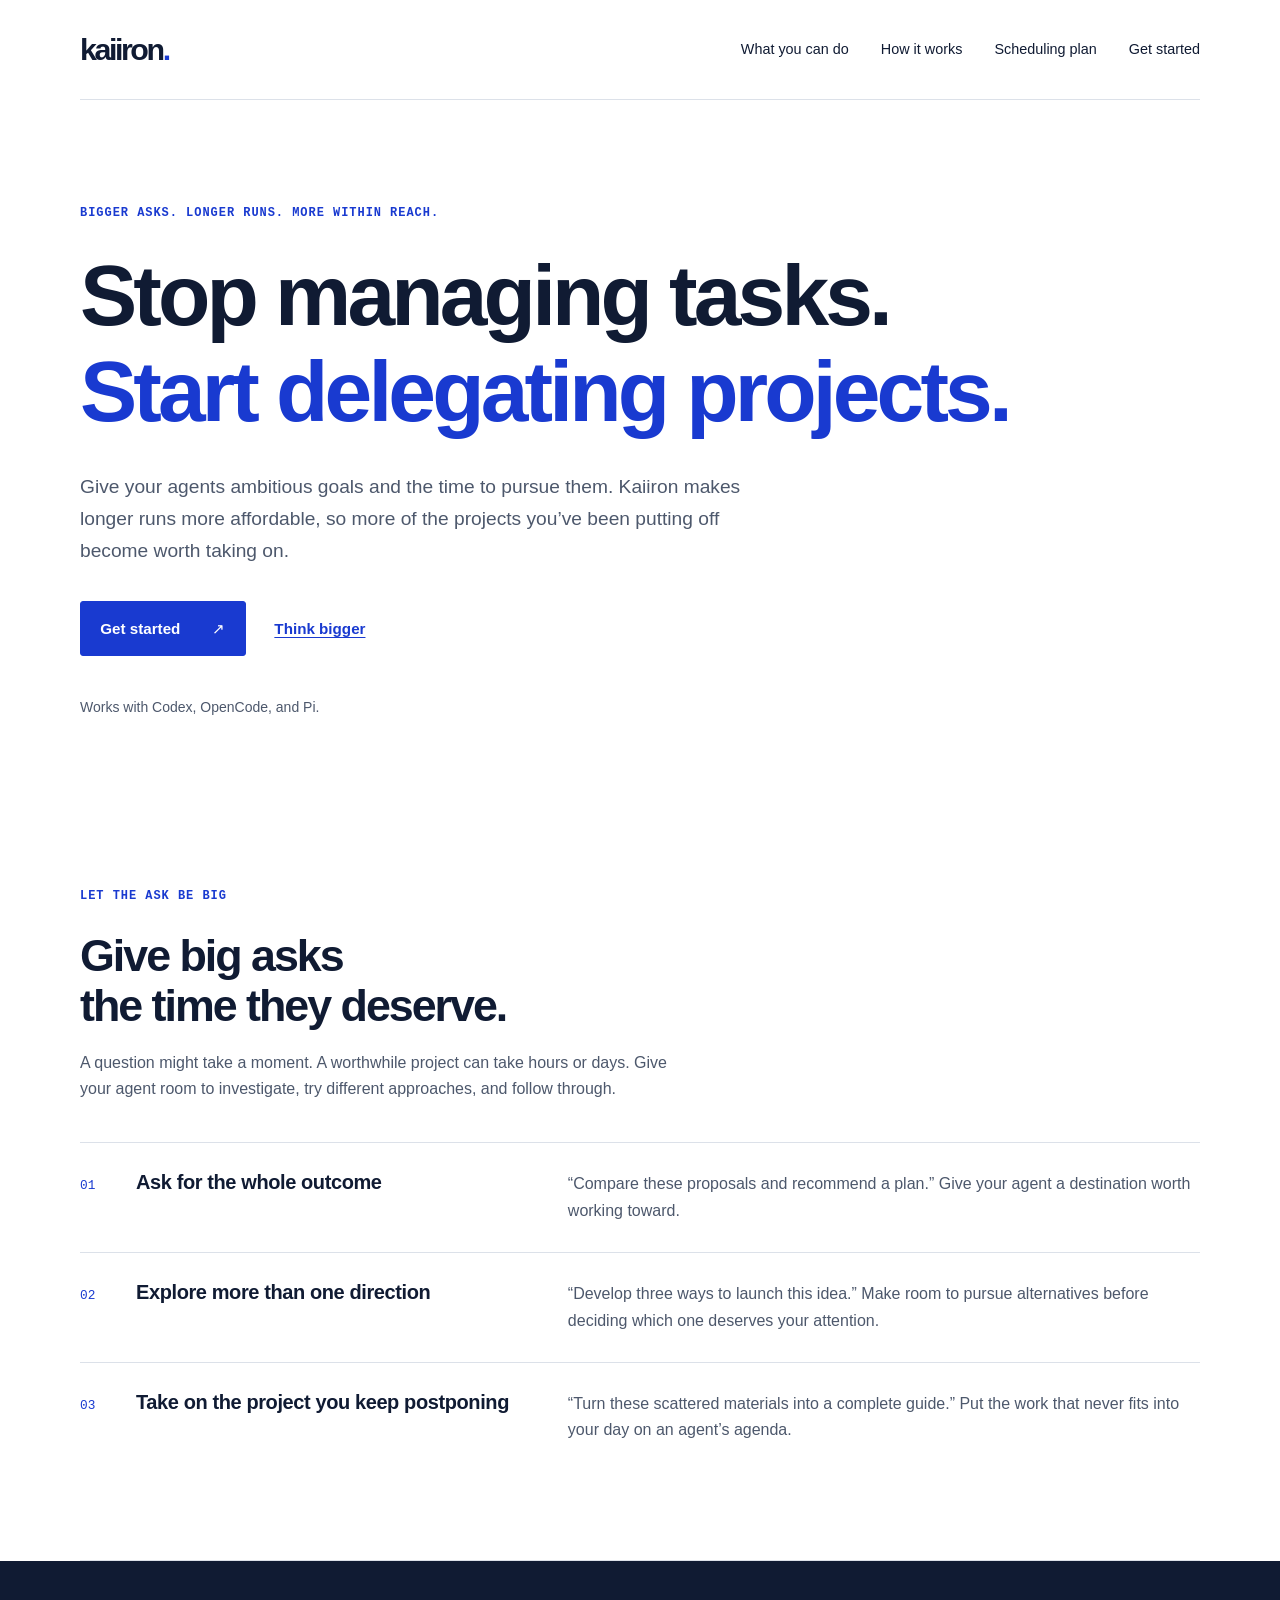
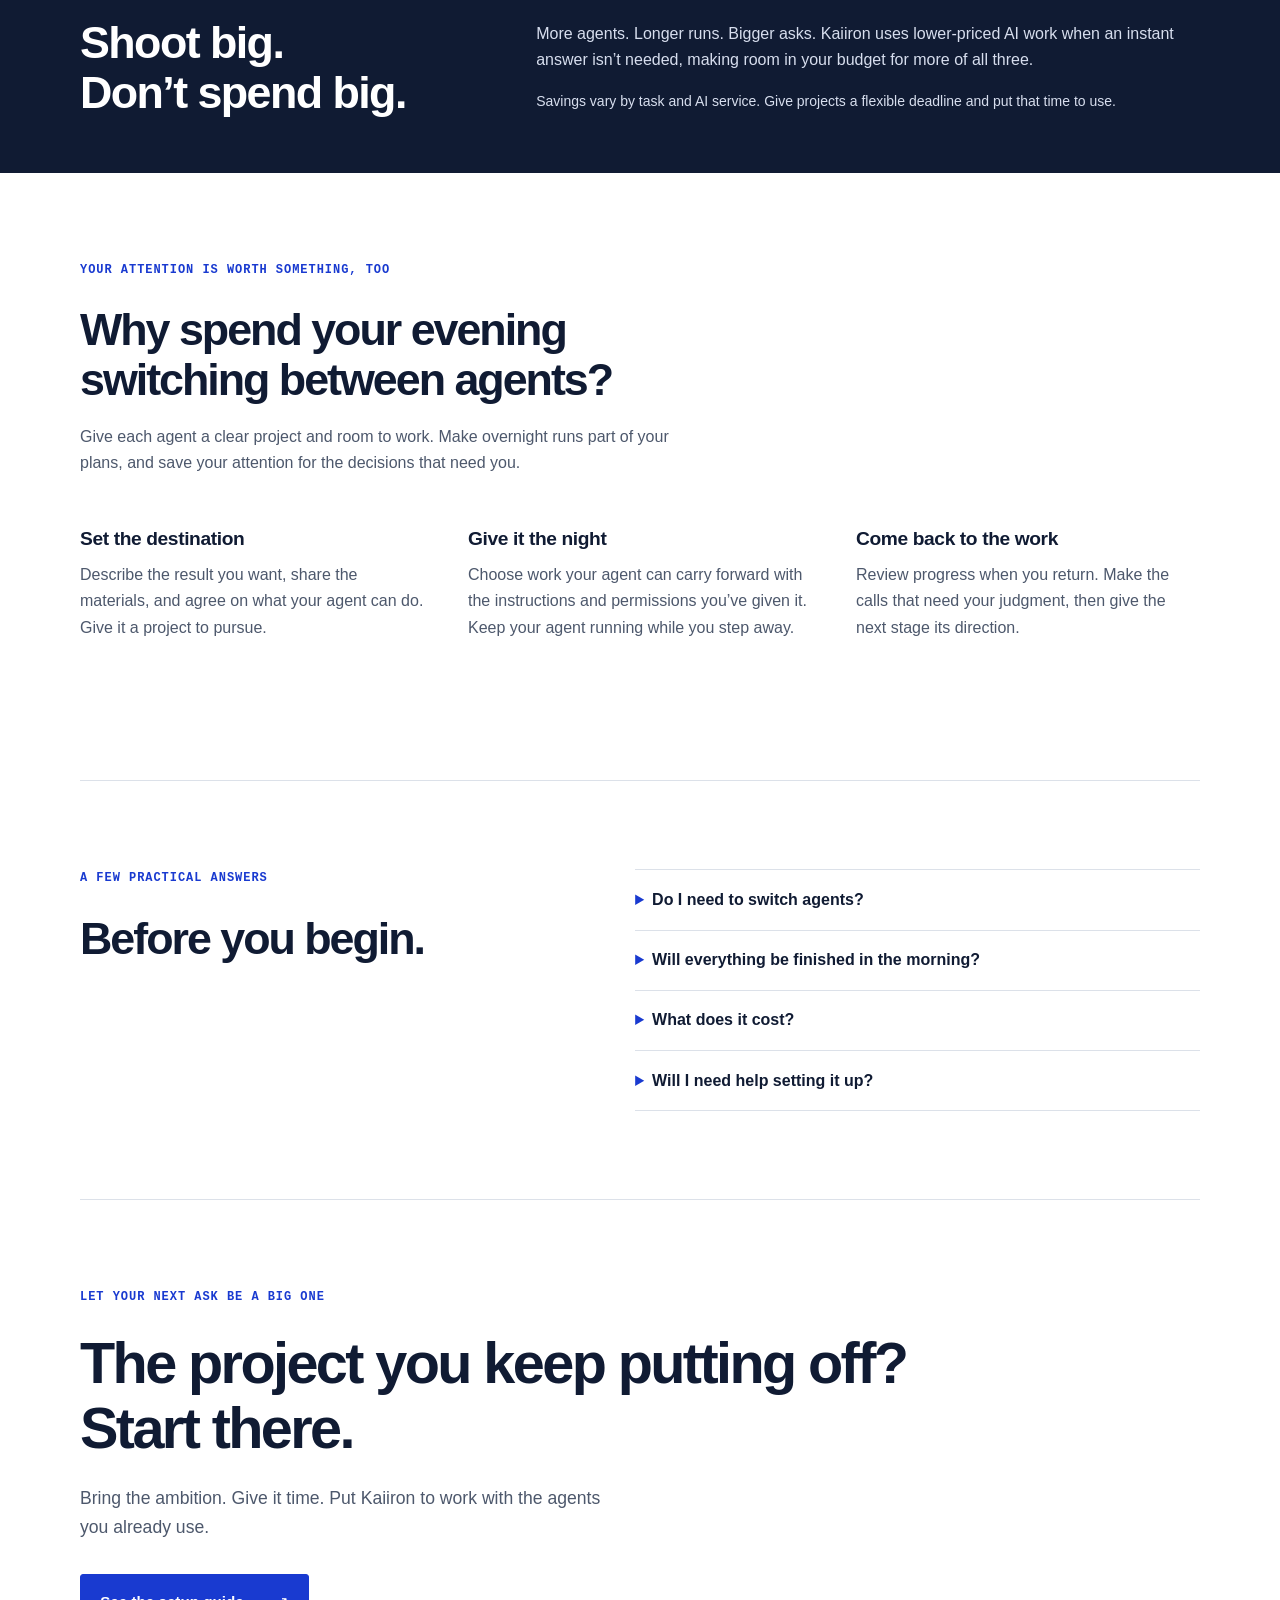
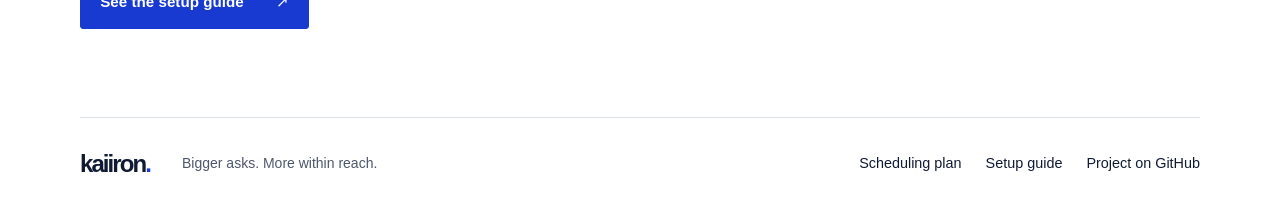
<file: site/index.html>
<!doctype html>
<html lang="en">
<head>
  <meta charset="utf-8">
  <meta name="viewport" content="width=device-width, initial-scale=1">
  <meta name="description" content="Stop managing tasks. Start delegating projects. Kaiiron makes longer agent runs more affordable, giving bigger asks and more projects room to happen.">
  <meta name="theme-color" content="#193ad0">
  <meta property="og:type" content="website">
  <meta property="og:title" content="Kaiiron — Stop managing tasks. Start delegating projects.">
  <meta property="og:description" content="Shoot big. Don’t spend big. Give your agents bigger projects and more time to work with Kaiiron.">
  <title>Kaiiron — Stop managing tasks. Start delegating projects.</title>
  <link rel="stylesheet" href="styles.css">
</head>
<body>
  <a class="skip-link" href="#main">Skip to content</a>
  <header class="site-header wrap">
    <a class="wordmark" href="./" aria-label="Kaiiron home">kaiiron<span aria-hidden="true">.</span></a>
    <nav aria-label="Main navigation">
      <a href="#possibilities">What you can do</a>
      <a href="#how-it-works">How it works</a>
      <a href="plan/">Scheduling plan</a>
      <a href="#get-started">Get started</a>
    </nav>
  </header>
  <main id="main">
    <section class="hero wrap" aria-labelledby="hero-title">
      <p class="eyebrow">BIGGER ASKS. LONGER RUNS. MORE WITHIN REACH.</p>
      <h1 id="hero-title">Stop managing tasks.<br><span>Start delegating projects.</span></h1>
      <p class="hero-copy">Give your agents ambitious goals and the time to pursue them. Kaiiron makes longer runs more affordable, so more of the projects you’ve been putting off become worth taking on.</p>
      <div class="actions">
        <a class="button" href="#get-started">Get started <span aria-hidden="true">↗</span></a>
        <a class="text-link" href="#possibilities">Think bigger</a>
      </div>
      <p class="hero-note">Works with Codex, OpenCode, and Pi.</p>
    </section>

    <section id="possibilities" class="section wrap" aria-labelledby="work-title">
      <div class="section-heading">
        <p class="eyebrow">LET THE ASK BE BIG</p>
        <h2 id="work-title">Give big asks<br>the time they deserve.</h2>
        <p>A question might take a moment. A worthwhile project can take hours or days. Give your agent room to investigate, try different approaches, and follow through.</p>
      </div>
      <div class="work-list">
        <article><span class="number" aria-hidden="true">01</span><h3>Ask for the whole outcome</h3><p>“Compare these proposals and recommend a plan.” Give your agent a destination worth working toward.</p></article>
        <article><span class="number" aria-hidden="true">02</span><h3>Explore more than one direction</h3><p>“Develop three ways to launch this idea.” Make room to pursue alternatives before deciding which one deserves your attention.</p></article>
        <article><span class="number" aria-hidden="true">03</span><h3>Take on the project you keep postponing</h3><p>“Turn these scattered materials into a complete guide.” Put the work that never fits into your day on an agent’s agenda.</p></article>
      </div>
    </section>

    <section class="economics" aria-labelledby="economics-title">
      <div class="wrap economics-inner">
        <h2 id="economics-title">Shoot big.<br>Don’t spend big.</h2>
        <div class="economics-copy">
          <p>More agents. Longer runs. Bigger asks. Kaiiron uses lower-priced AI work when an instant answer isn’t needed, making room in your budget for more of all three.</p>
          <p class="small">Savings vary by task and AI service. Give projects a flexible deadline and put that time to use.</p>
        </div>
      </div>
    </section>

    <section id="how-it-works" class="section wrap" aria-labelledby="how-title">
      <div class="section-heading">
        <p class="eyebrow">YOUR ATTENTION IS WORTH SOMETHING, TOO</p>
        <h2 id="how-title">Why spend your evening<br>switching between agents?</h2>
        <p>Give each agent a clear project and room to work. Make overnight runs part of your plans, and save your attention for the decisions that need you.</p>
      </div>
      <div class="feature-grid">
        <article><h3>Set the destination</h3><p>Describe the result you want, share the materials, and agree on what your agent can do. Give it a project to pursue.</p></article>
        <article><h3>Give it the night</h3><p>Choose work your agent can carry forward with the instructions and permissions you’ve given it. Keep your agent running while you step away.</p></article>
        <article><h3>Come back to the work</h3><p>Review progress when you return. Make the calls that need your judgment, then give the next stage its direction.</p></article>
      </div>
    </section>

    <section class="section wrap faq" aria-labelledby="faq-title">
      <div class="section-heading"><p class="eyebrow">A FEW PRACTICAL ANSWERS</p><h2 id="faq-title">Before you begin.</h2></div>
      <div class="questions">
        <details><summary>Do I need to switch agents?</summary><p>Kaiiron currently works with Codex, OpenCode, and Pi. You keep using your agent to give instructions and review the work. Claude Code is not yet supported.</p></details>
        <details><summary>Will everything be finished in the morning?</summary><p>Some projects may need more than a night. Timing depends on the AI service and the steps involved. Your agent may still need your input or approval. Keep it running; closing it can interrupt the work.</p></details>
        <details><summary>What does it cost?</summary><p>Kaiiron is free to use. You pay the AI service separately for the work your agent does; a ChatGPT subscription does not cover that usage. Savings depend on the task and the service you use.</p></details>
        <details><summary>Will I need help setting it up?</summary><p>Kaiiron is an early release, and installation currently requires technical experience. The setup guide is written for you or someone helping you get connected.</p></details>
      </div>
    </section>

    <section id="get-started" class="closing wrap" aria-labelledby="closing-title">
      <p class="eyebrow">LET YOUR NEXT ASK BE A BIG ONE</p>
      <h2 id="closing-title">The project you keep putting off?<br>Start there.</h2>
      <p class="closing-copy">Bring the ambition. Give it time. Put Kaiiron to work with the agents you already use.</p>
      <a class="button" href="docs/">See the setup guide <span aria-hidden="true">↗</span></a>
    </section>
  </main>
  <footer class="site-footer wrap">
    <a class="wordmark" href="./">kaiiron<span aria-hidden="true">.</span></a>
    <p>Bigger asks. More within reach.</p>
    <nav aria-label="Footer navigation"><a href="plan/">Scheduling plan</a><a href="docs/">Setup guide</a><a href="https://github.com/PatrickAuld/Kaiion">Project on GitHub</a></nav>
  </footer>
</body>
</html>
</file>
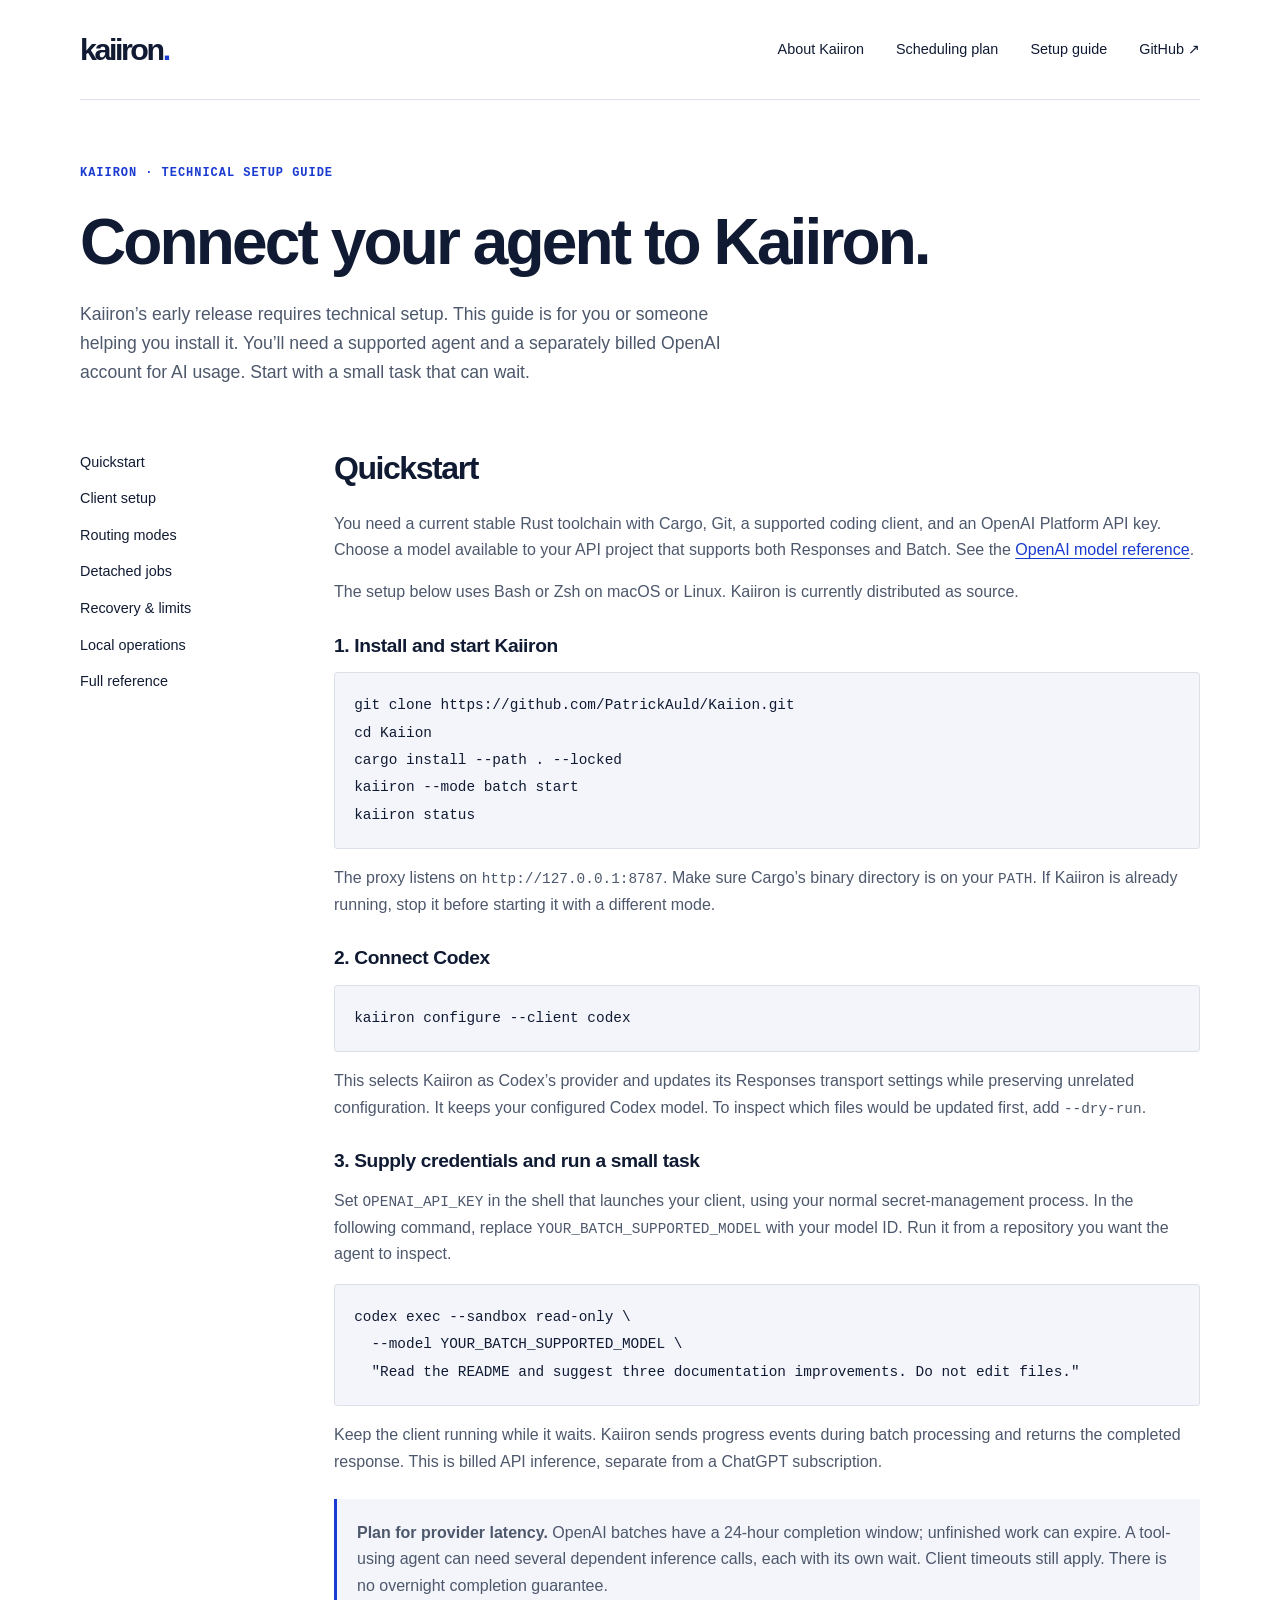
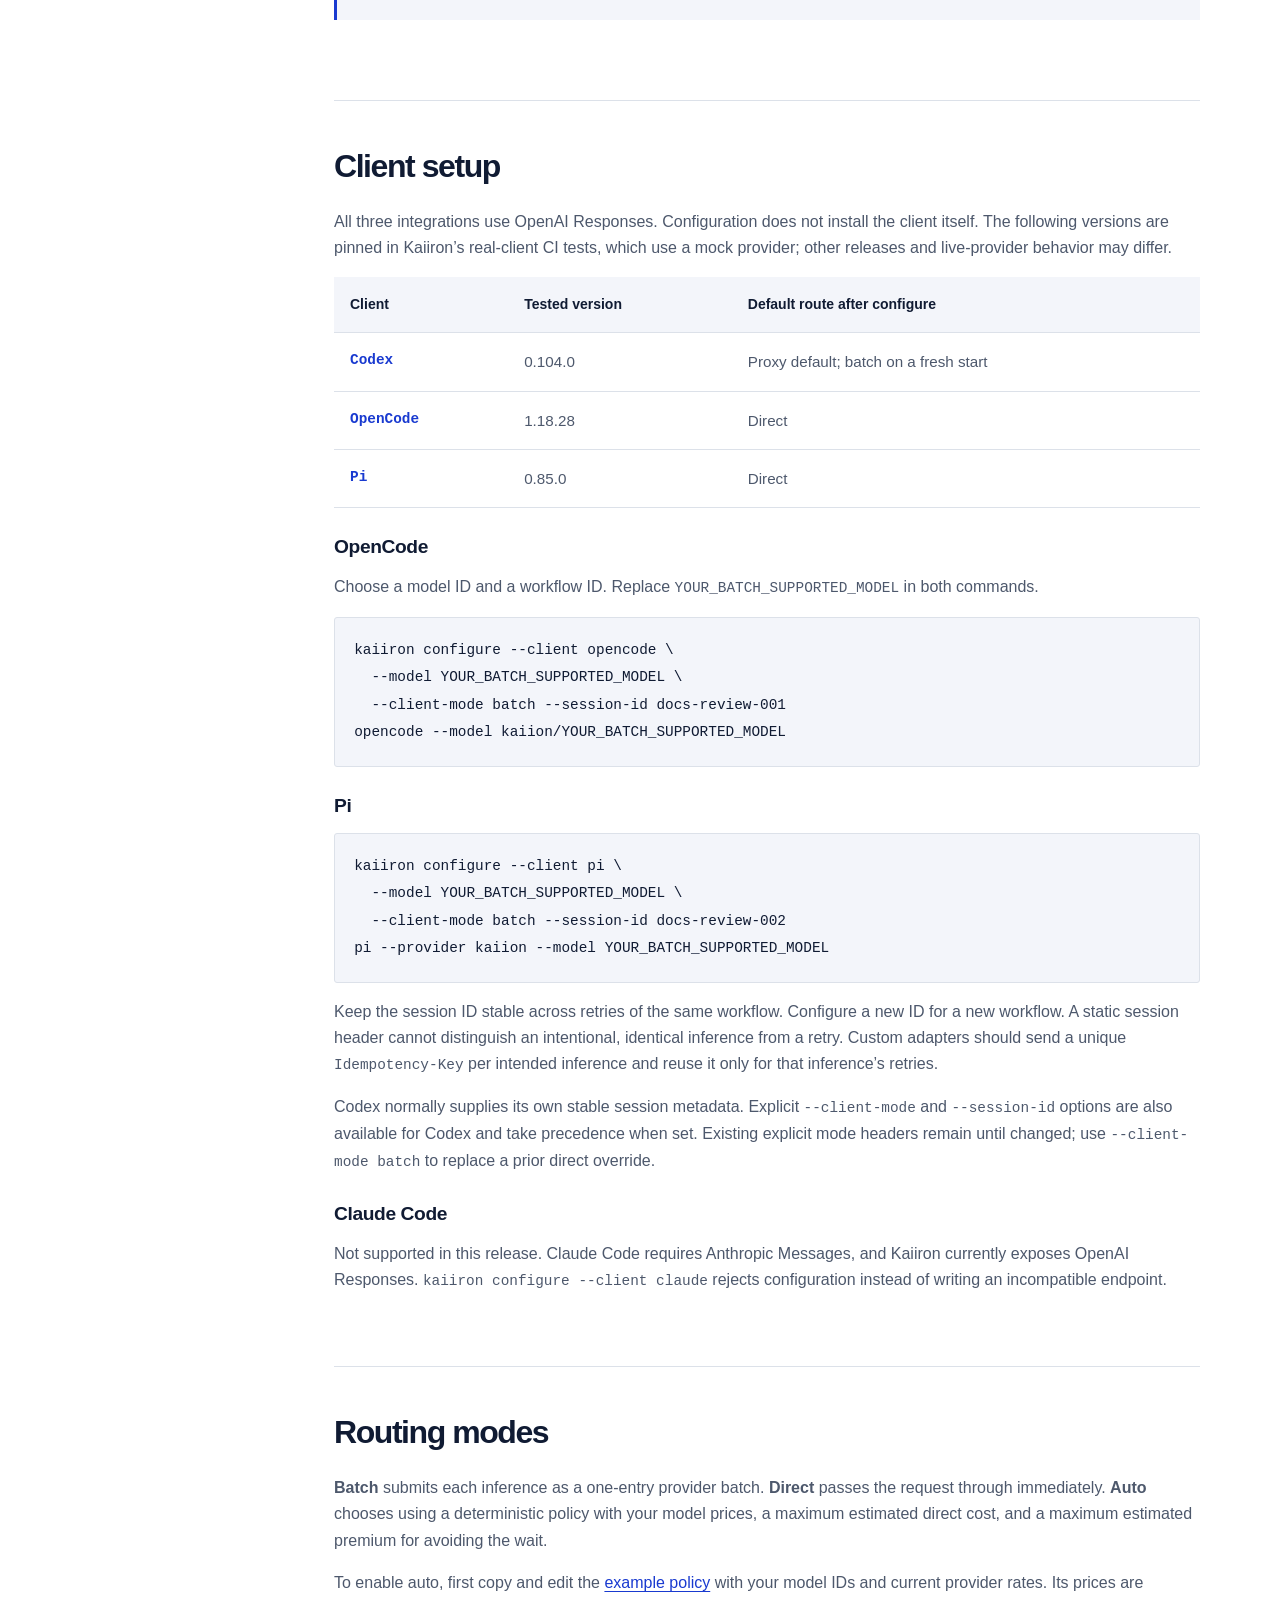
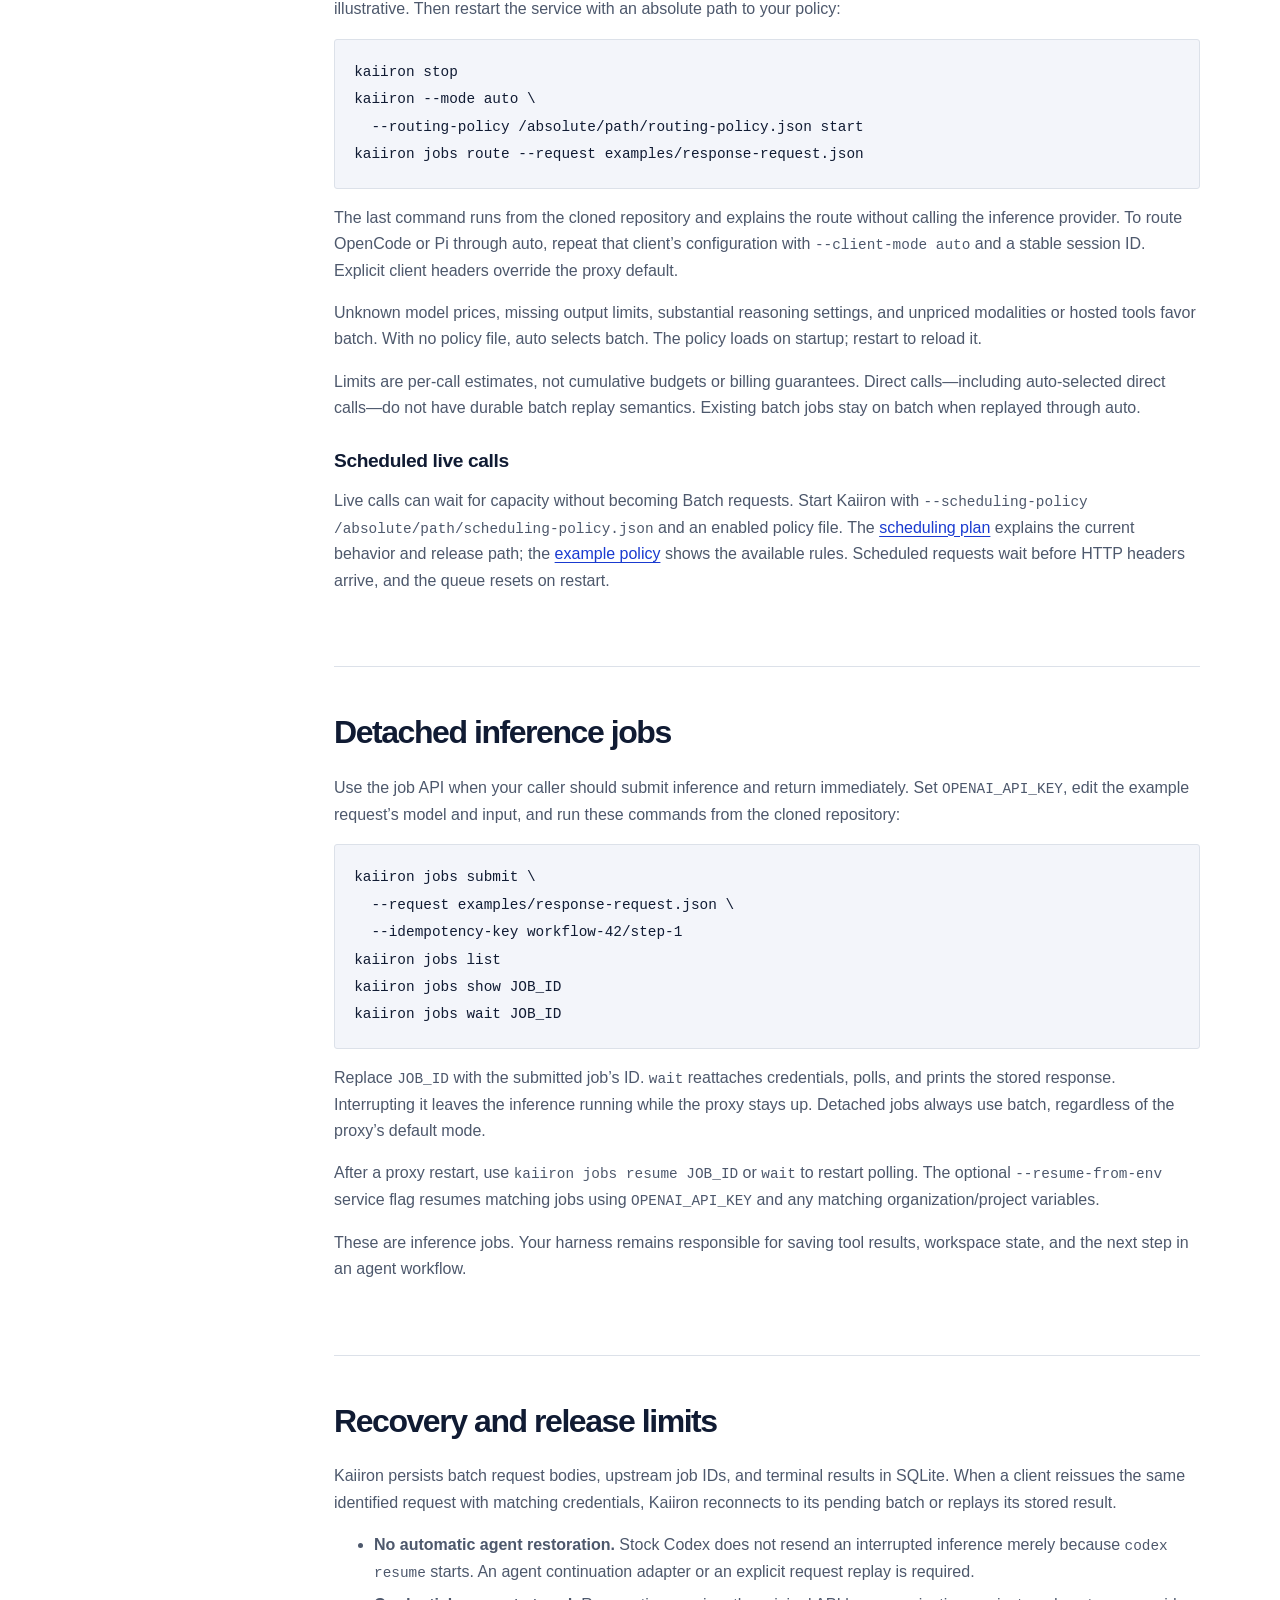
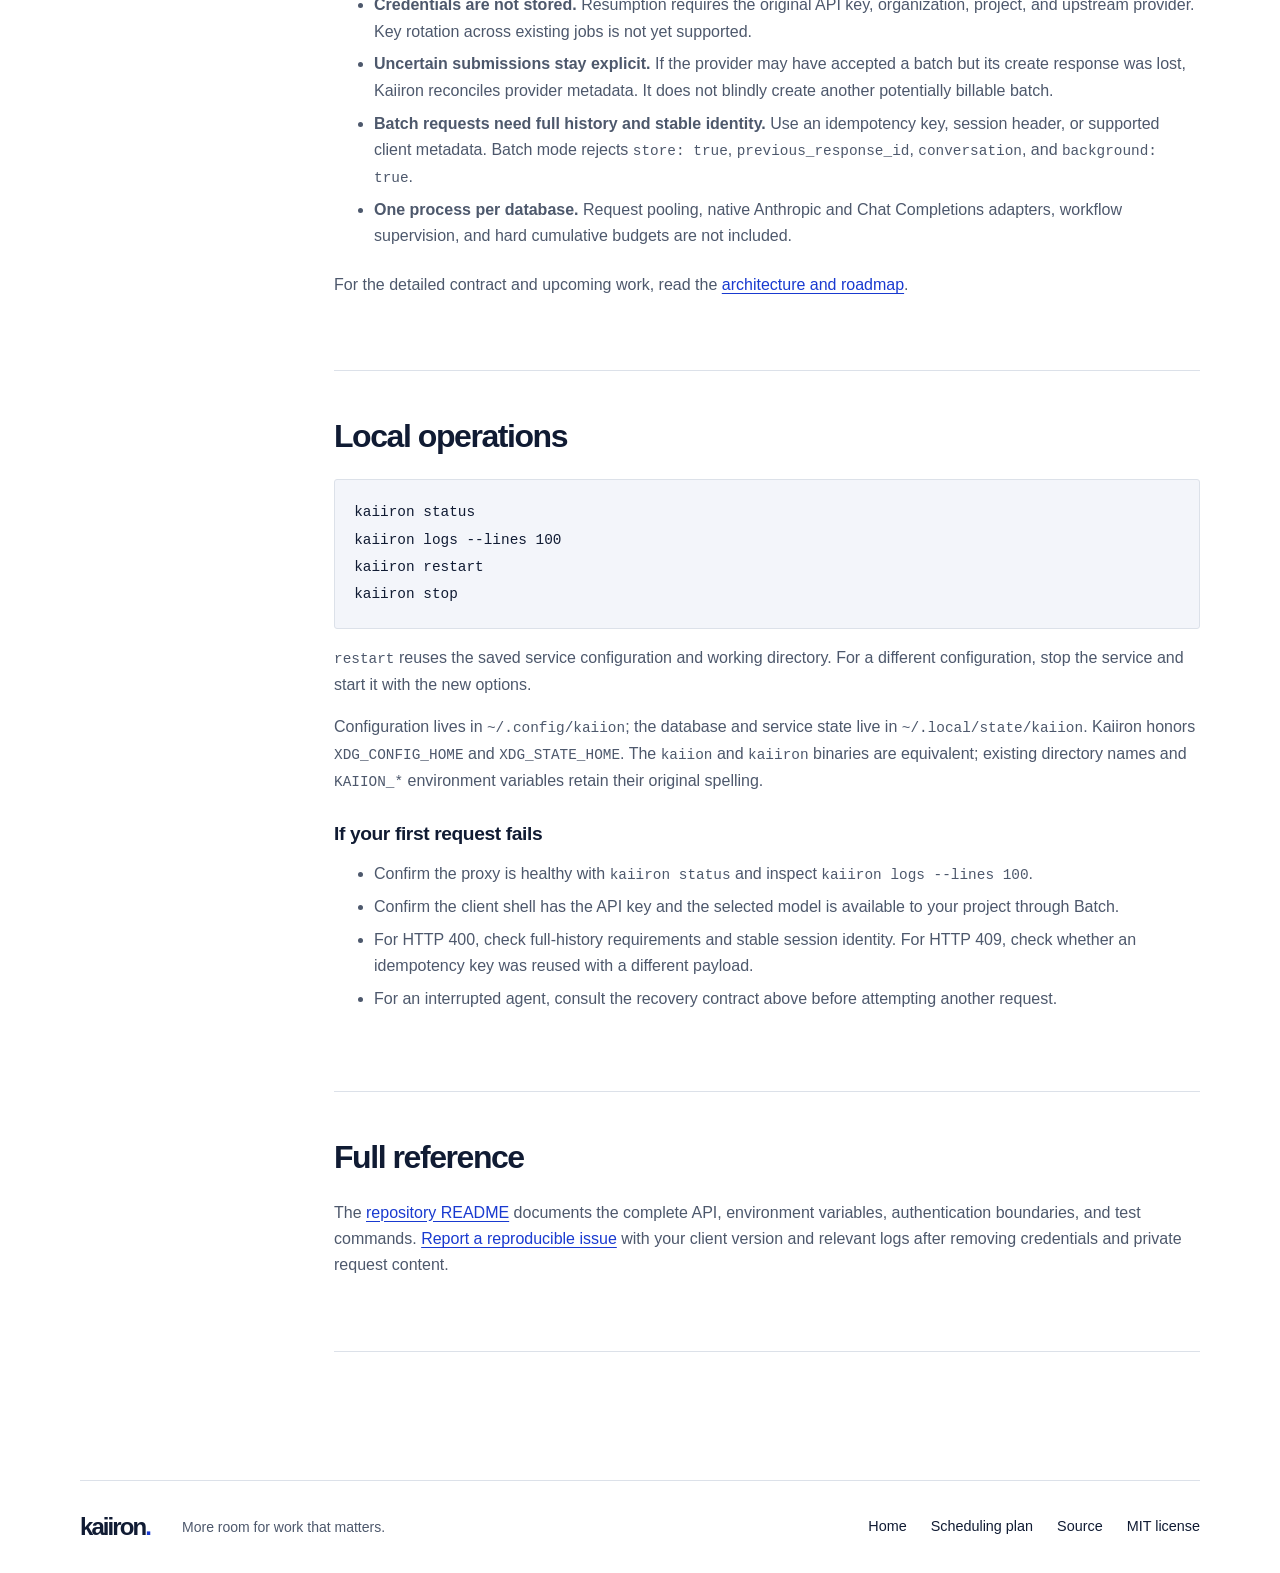
<file: site/docs/index.html>
<!doctype html>
<html lang="en">
<head>
  <meta charset="utf-8">
  <meta name="viewport" content="width=device-width, initial-scale=1">
  <meta name="description" content="Install Kaiiron, connect Codex, OpenCode, or Pi, and run non-urgent inference through the OpenAI Batch API. Configuration, routing, and recovery guide.">
  <meta name="theme-color" content="#193ad0">
  <meta property="og:type" content="website">
  <meta property="og:title" content="Kaiiron setup guide">
  <meta property="og:description" content="Set up a local batch inference proxy for Codex, OpenCode, and Pi.">
  <title>Technical setup guide — Kaiiron</title>
  <link rel="stylesheet" href="../styles.css">
</head>
<body>
  <a class="skip-link" href="#main">Skip to content</a>
  <header class="site-header wrap">
    <a class="wordmark" href="../" aria-label="Kaiiron home">kaiiron<span aria-hidden="true">.</span></a>
    <nav aria-label="Main navigation"><a href="../">About Kaiiron</a><a href="../plan/">Scheduling plan</a><a href="./" aria-current="page">Setup guide</a><a href="https://github.com/PatrickAuld/Kaiion">GitHub <span aria-hidden="true">↗</span></a></nav>
  </header>
  <main id="main" class="wrap">
    <div class="docs-intro"><p class="eyebrow">KAIIRON · TECHNICAL SETUP GUIDE</p><h1>Connect your agent to Kaiiron.</h1><p>Kaiiron’s early release requires technical setup. This guide is for you or someone helping you install it. You’ll need a supported agent and a separately billed OpenAI account for AI usage. Start with a small task that can wait.</p></div>
    <div class="docs-layout">
      <nav class="docs-nav" aria-label="Documentation sections">
        <a href="#quickstart">Quickstart</a><a href="#clients">Client setup</a><a href="#modes">Routing modes</a><a href="#jobs">Detached jobs</a><a href="#recovery">Recovery &amp; limits</a><a href="#operations">Local operations</a><a href="#reference">Full reference</a>
      </nav>
      <div class="prose">
        <section id="quickstart" aria-labelledby="quickstart-title">
          <h2 id="quickstart-title">Quickstart</h2>
          <p>You need a current stable Rust toolchain with Cargo, Git, a supported coding client, and an OpenAI Platform API key. Choose a model available to your API project that supports both Responses and Batch. See the <a href="https://developers.openai.com/api/docs/models">OpenAI model reference</a>.</p>
          <p>The setup below uses Bash or Zsh on macOS or Linux. Kaiiron is currently distributed as source.</p>
          <h3>1. Install and start Kaiiron</h3>
          <pre tabindex="0" aria-label="Install and start commands"><code>git clone https://github.com/PatrickAuld/Kaiion.git
cd Kaiion
cargo install --path . --locked
kaiiron --mode batch start
kaiiron status</code></pre>
          <p>The proxy listens on <code>http://127.0.0.1:8787</code>. Make sure Cargo’s binary directory is on your <code>PATH</code>. If Kaiiron is already running, stop it before starting it with a different mode.</p>
          <h3>2. Connect Codex</h3>
          <pre tabindex="0" aria-label="Configure Codex"><code>kaiiron configure --client codex</code></pre>
          <p>This selects Kaiiron as Codex’s provider and updates its Responses transport settings while preserving unrelated configuration. It keeps your configured Codex model. To inspect which files would be updated first, add <code>--dry-run</code>.</p>
          <h3>3. Supply credentials and run a small task</h3>
          <p>Set <code>OPENAI_API_KEY</code> in the shell that launches your client, using your normal secret-management process. In the following command, replace <code>YOUR_BATCH_SUPPORTED_MODEL</code> with your model ID. Run it from a repository you want the agent to inspect.</p>
          <pre tabindex="0" aria-label="Run a bounded Codex task"><code>codex exec --sandbox read-only \
  --model YOUR_BATCH_SUPPORTED_MODEL \
  "Read the README and suggest three documentation improvements. Do not edit files."</code></pre>
          <p>Keep the client running while it waits. Kaiiron sends progress events during batch processing and returns the completed response. This is billed API inference, separate from a ChatGPT subscription.</p>
          <div class="callout"><p><strong>Plan for provider latency.</strong> OpenAI batches have a 24-hour completion window; unfinished work can expire. A tool-using agent can need several dependent inference calls, each with its own wait. Client timeouts still apply. There is no overnight completion guarantee.</p></div>
        </section>

        <section id="clients" aria-labelledby="clients-title">
          <h2 id="clients-title">Client setup</h2>
          <p>All three integrations use OpenAI Responses. Configuration does not install the client itself. The following versions are pinned in Kaiiron’s real-client CI tests, which use a mock provider; other releases and live-provider behavior may differ.</p>
          <div class="mode-table" role="region" aria-label="Tested client versions" tabindex="0">
            <table><thead><tr><th scope="col">Client</th><th scope="col">Tested version</th><th scope="col">Default route after configure</th></tr></thead><tbody>
              <tr><th scope="row">Codex</th><td>0.104.0</td><td>Proxy default; batch on a fresh start</td></tr>
              <tr><th scope="row">OpenCode</th><td>1.18.28</td><td>Direct</td></tr>
              <tr><th scope="row">Pi</th><td>0.85.0</td><td>Direct</td></tr>
            </tbody></table>
          </div>
          <h3>OpenCode</h3>
          <p>Choose a model ID and a workflow ID. Replace <code>YOUR_BATCH_SUPPORTED_MODEL</code> in both commands.</p>
          <pre tabindex="0" aria-label="OpenCode batch configuration"><code>kaiiron configure --client opencode \
  --model YOUR_BATCH_SUPPORTED_MODEL \
  --client-mode batch --session-id docs-review-001
opencode --model kaiion/YOUR_BATCH_SUPPORTED_MODEL</code></pre>
          <h3>Pi</h3>
          <pre tabindex="0" aria-label="Pi batch configuration"><code>kaiiron configure --client pi \
  --model YOUR_BATCH_SUPPORTED_MODEL \
  --client-mode batch --session-id docs-review-002
pi --provider kaiion --model YOUR_BATCH_SUPPORTED_MODEL</code></pre>
          <p>Keep the session ID stable across retries of the same workflow. Configure a new ID for a new workflow. A static session header cannot distinguish an intentional, identical inference from a retry. Custom adapters should send a unique <code>Idempotency-Key</code> per intended inference and reuse it only for that inference’s retries.</p>
          <p>Codex normally supplies its own stable session metadata. Explicit <code>--client-mode</code> and <code>--session-id</code> options are also available for Codex and take precedence when set. Existing explicit mode headers remain until changed; use <code>--client-mode batch</code> to replace a prior direct override.</p>
          <h3>Claude Code</h3>
          <p>Not supported in this release. Claude Code requires Anthropic Messages, and Kaiiron currently exposes OpenAI Responses. <code>kaiiron configure --client claude</code> rejects configuration instead of writing an incompatible endpoint.</p>
        </section>

        <section id="modes" aria-labelledby="modes-title">
          <h2 id="modes-title">Routing modes</h2>
          <p><strong>Batch</strong> submits each inference as a one-entry provider batch. <strong>Direct</strong> passes the request through immediately. <strong>Auto</strong> chooses using a deterministic policy with your model prices, a maximum estimated direct cost, and a maximum estimated premium for avoiding the wait.</p>
          <p>To enable auto, first copy and edit the <a href="https://github.com/PatrickAuld/Kaiion/blob/main/examples/routing-policy.json">example policy</a> with your model IDs and current provider rates. Its prices are illustrative. Then restart the service with an absolute path to your policy:</p>
          <pre tabindex="0" aria-label="Enable auto routing"><code>kaiiron stop
kaiiron --mode auto \
  --routing-policy /absolute/path/routing-policy.json start
kaiiron jobs route --request examples/response-request.json</code></pre>
          <p>The last command runs from the cloned repository and explains the route without calling the inference provider. To route OpenCode or Pi through auto, repeat that client’s configuration with <code>--client-mode auto</code> and a stable session ID. Explicit client headers override the proxy default.</p>
          <p>Unknown model prices, missing output limits, substantial reasoning settings, and unpriced modalities or hosted tools favor batch. With no policy file, auto selects batch. The policy loads on startup; restart to reload it.</p>
          <p>Limits are per-call estimates, not cumulative budgets or billing guarantees. Direct calls—including auto-selected direct calls—do not have durable batch replay semantics. Existing batch jobs stay on batch when replayed through auto.</p>
          <h3>Scheduled live calls</h3>
          <p>Live calls can wait for capacity without becoming Batch requests. Start Kaiiron with <code>--scheduling-policy /absolute/path/scheduling-policy.json</code> and an enabled policy file. The <a href="../plan/">scheduling plan</a> explains the current behavior and release path; the <a href="https://github.com/PatrickAuld/Kaiion/blob/main/examples/scheduling-policy.json">example policy</a> shows the available rules. Scheduled requests wait before HTTP headers arrive, and the queue resets on restart.</p>
        </section>

        <section id="jobs" aria-labelledby="jobs-title">
          <h2 id="jobs-title">Detached inference jobs</h2>
          <p>Use the job API when your caller should submit inference and return immediately. Set <code>OPENAI_API_KEY</code>, edit the example request’s model and input, and run these commands from the cloned repository:</p>
          <pre tabindex="0" aria-label="Submit and inspect detached jobs"><code>kaiiron jobs submit \
  --request examples/response-request.json \
  --idempotency-key workflow-42/step-1
kaiiron jobs list
kaiiron jobs show JOB_ID
kaiiron jobs wait JOB_ID</code></pre>
          <p>Replace <code>JOB_ID</code> with the submitted job’s ID. <code>wait</code> reattaches credentials, polls, and prints the stored response. Interrupting it leaves the inference running while the proxy stays up. Detached jobs always use batch, regardless of the proxy’s default mode.</p>
          <p>After a proxy restart, use <code>kaiiron jobs resume JOB_ID</code> or <code>wait</code> to restart polling. The optional <code>--resume-from-env</code> service flag resumes matching jobs using <code>OPENAI_API_KEY</code> and any matching organization/project variables.</p>
          <p>These are inference jobs. Your harness remains responsible for saving tool results, workspace state, and the next step in an agent workflow.</p>
        </section>

        <section id="recovery" aria-labelledby="recovery-title">
          <h2 id="recovery-title">Recovery and release limits</h2>
          <p>Kaiiron persists batch request bodies, upstream job IDs, and terminal results in SQLite. When a client reissues the same identified request with matching credentials, Kaiiron reconnects to its pending batch or replays its stored result.</p>
          <ul>
            <li><strong>No automatic agent restoration.</strong> Stock Codex does not resend an interrupted inference merely because <code>codex resume</code> starts. An agent continuation adapter or an explicit request replay is required.</li>
            <li><strong>Credentials are not stored.</strong> Resumption requires the original API key, organization, project, and upstream provider. Key rotation across existing jobs is not yet supported.</li>
            <li><strong>Uncertain submissions stay explicit.</strong> If the provider may have accepted a batch but its create response was lost, Kaiiron reconciles provider metadata. It does not blindly create another potentially billable batch.</li>
            <li><strong>Batch requests need full history and stable identity.</strong> Use an idempotency key, session header, or supported client metadata. Batch mode rejects <code>store: true</code>, <code>previous_response_id</code>, <code>conversation</code>, and <code>background: true</code>.</li>
            <li><strong>One process per database.</strong> Request pooling, native Anthropic and Chat Completions adapters, workflow supervision, and hard cumulative budgets are not included.</li>
          </ul>
          <p>For the detailed contract and upcoming work, read the <a href="https://github.com/PatrickAuld/Kaiion/blob/main/docs/long-horizon-workflows.md">architecture and roadmap</a>.</p>
        </section>

        <section id="operations" aria-labelledby="operations-title">
          <h2 id="operations-title">Local operations</h2>
          <pre tabindex="0" aria-label="Manage the local service"><code>kaiiron status
kaiiron logs --lines 100
kaiiron restart
kaiiron stop</code></pre>
          <p><code>restart</code> reuses the saved service configuration and working directory. For a different configuration, stop the service and start it with the new options.</p>
          <p>Configuration lives in <code>~/.config/kaiion</code>; the database and service state live in <code>~/.local/state/kaiion</code>. Kaiiron honors <code>XDG_CONFIG_HOME</code> and <code>XDG_STATE_HOME</code>. The <code>kaiion</code> and <code>kaiiron</code> binaries are equivalent; existing directory names and <code>KAIION_*</code> environment variables retain their original spelling.</p>
          <h3>If your first request fails</h3>
          <ul>
            <li>Confirm the proxy is healthy with <code>kaiiron status</code> and inspect <code>kaiiron logs --lines 100</code>.</li>
            <li>Confirm the client shell has the API key and the selected model is available to your project through Batch.</li>
            <li>For HTTP 400, check full-history requirements and stable session identity. For HTTP 409, check whether an idempotency key was reused with a different payload.</li>
            <li>For an interrupted agent, consult the recovery contract above before attempting another request.</li>
          </ul>
        </section>

        <section id="reference" aria-labelledby="reference-title">
          <h2 id="reference-title">Full reference</h2>
          <p>The <a href="https://github.com/PatrickAuld/Kaiion#readme">repository README</a> documents the complete API, environment variables, authentication boundaries, and test commands. <a href="https://github.com/PatrickAuld/Kaiion/issues">Report a reproducible issue</a> with your client version and relevant logs after removing credentials and private request content.</p>
        </section>
      </div>
    </div>
  </main>
  <footer class="site-footer wrap"><a class="wordmark" href="../">kaiiron<span aria-hidden="true">.</span></a><p>More room for work that matters.</p><nav aria-label="Footer navigation"><a href="../">Home</a><a href="../plan/">Scheduling plan</a><a href="https://github.com/PatrickAuld/Kaiion">Source</a><a href="https://github.com/PatrickAuld/Kaiion/blob/main/LICENSE">MIT license</a></nav></footer>
</body>
</html>
</file>
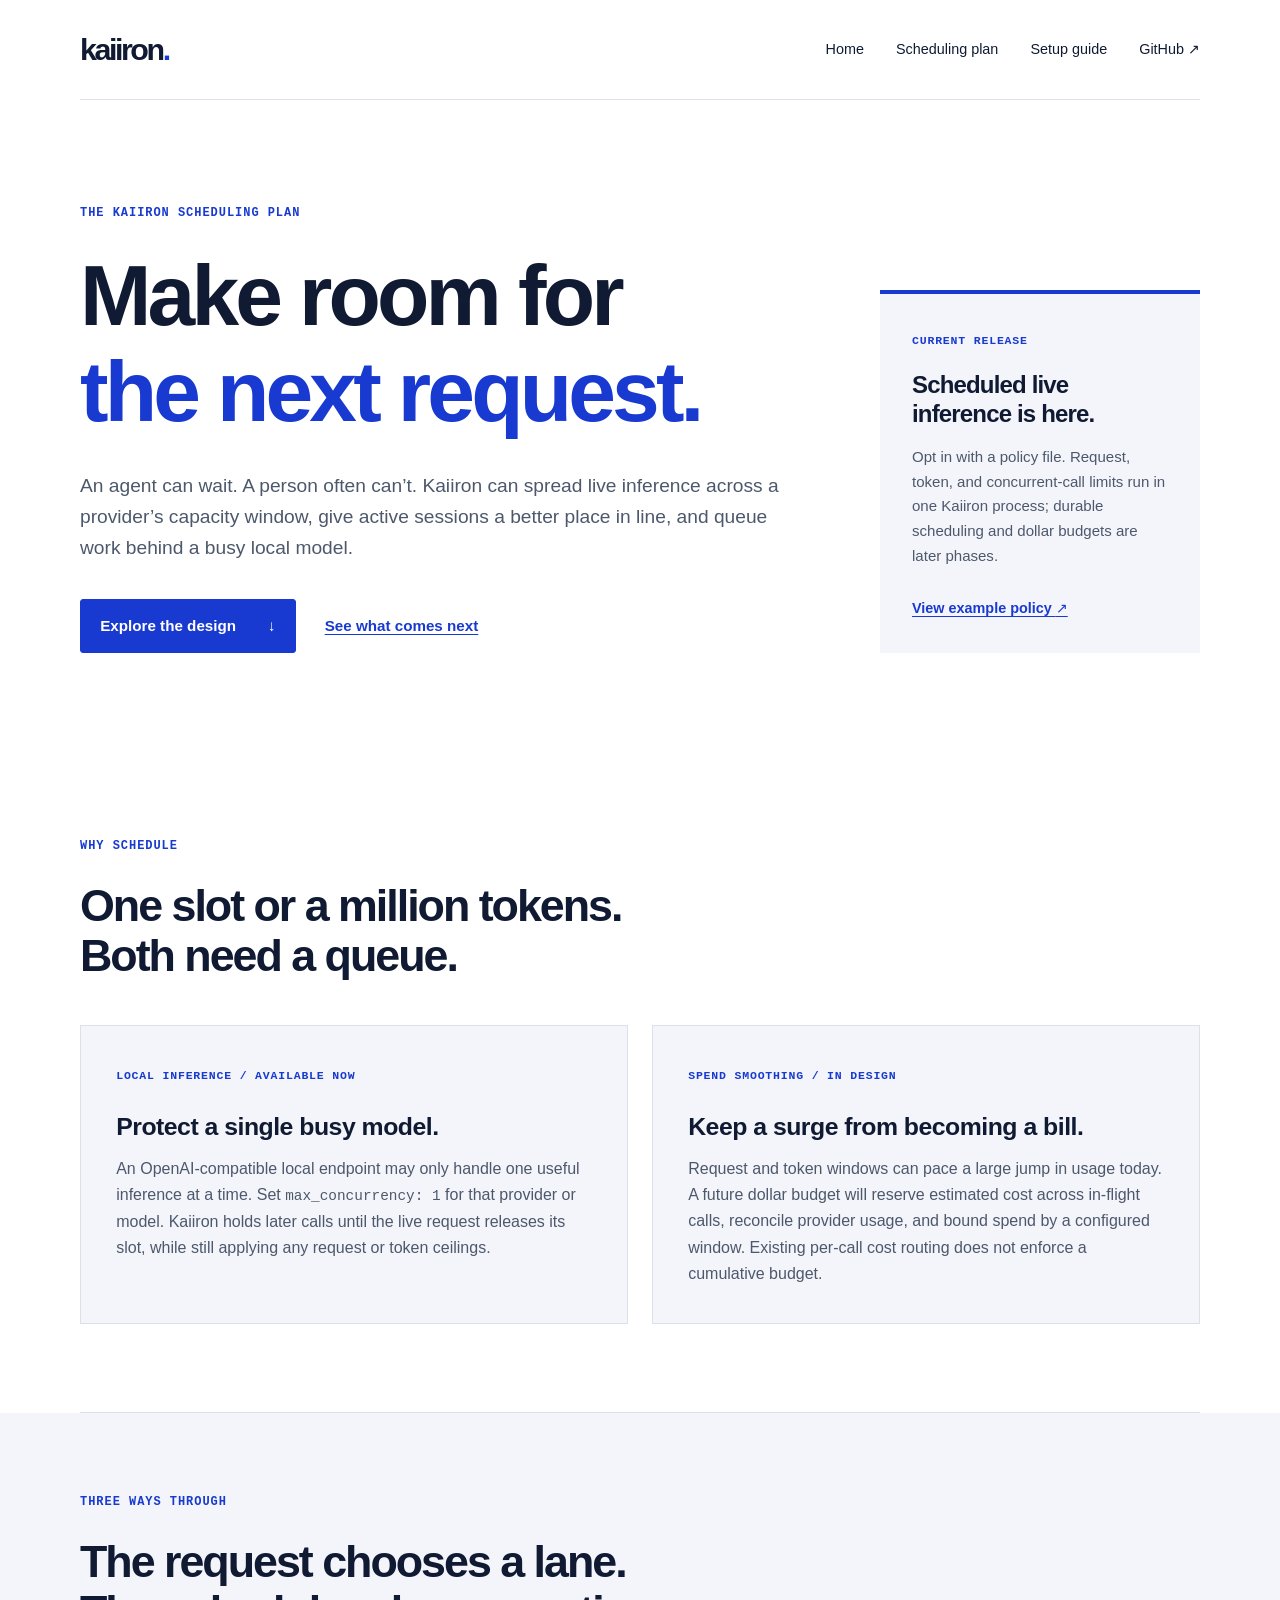
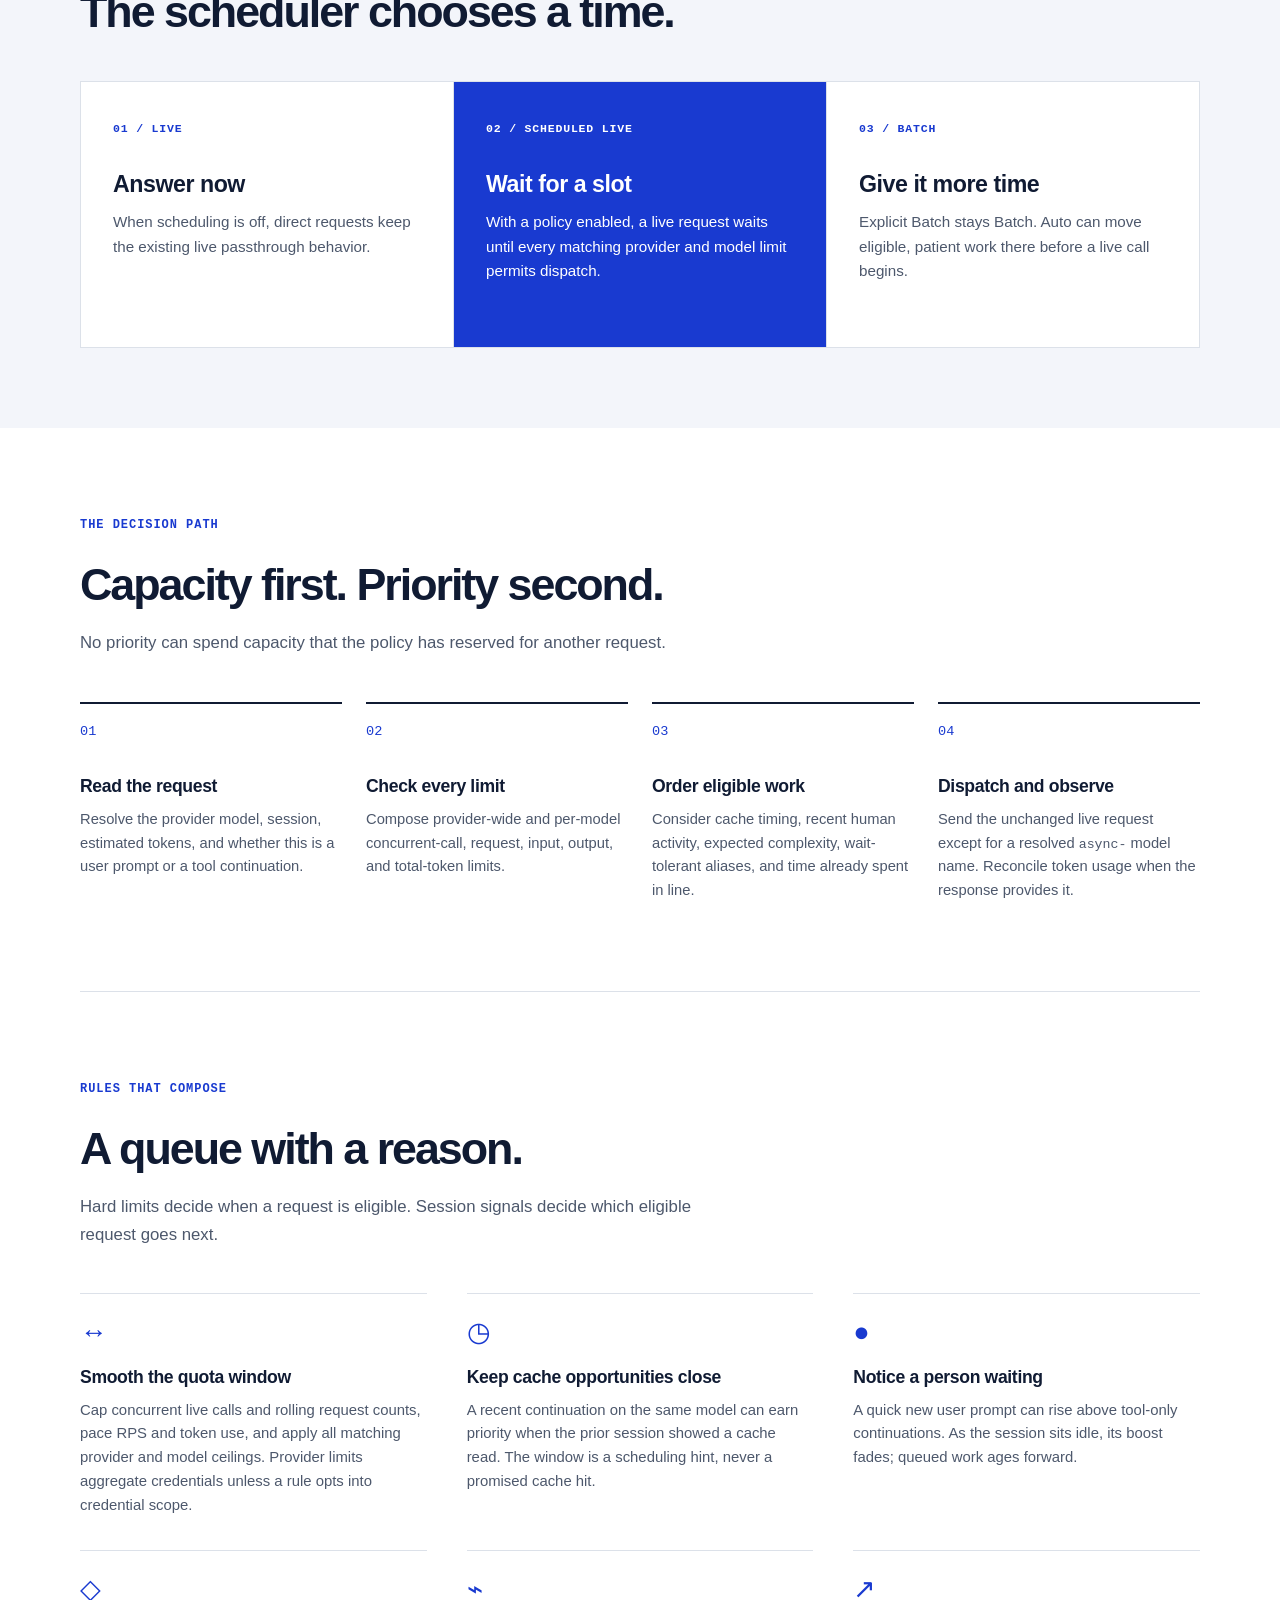
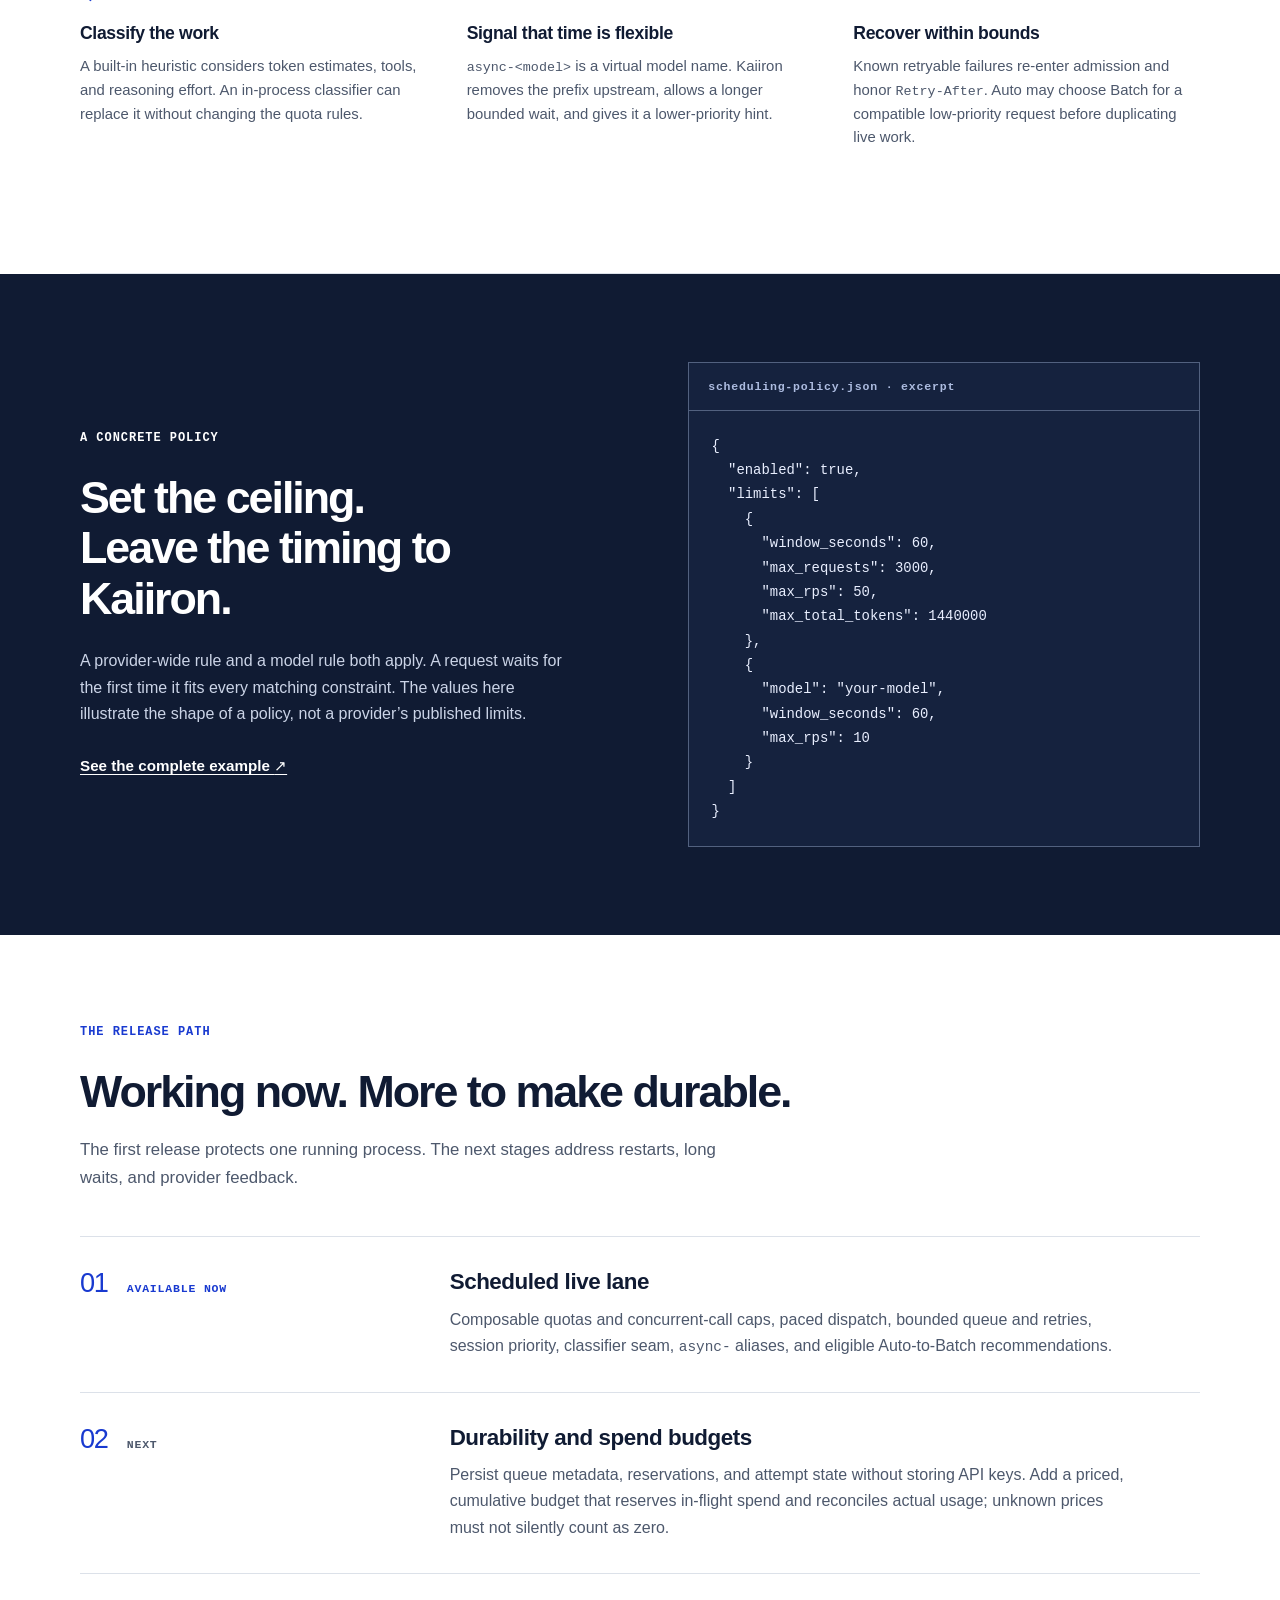
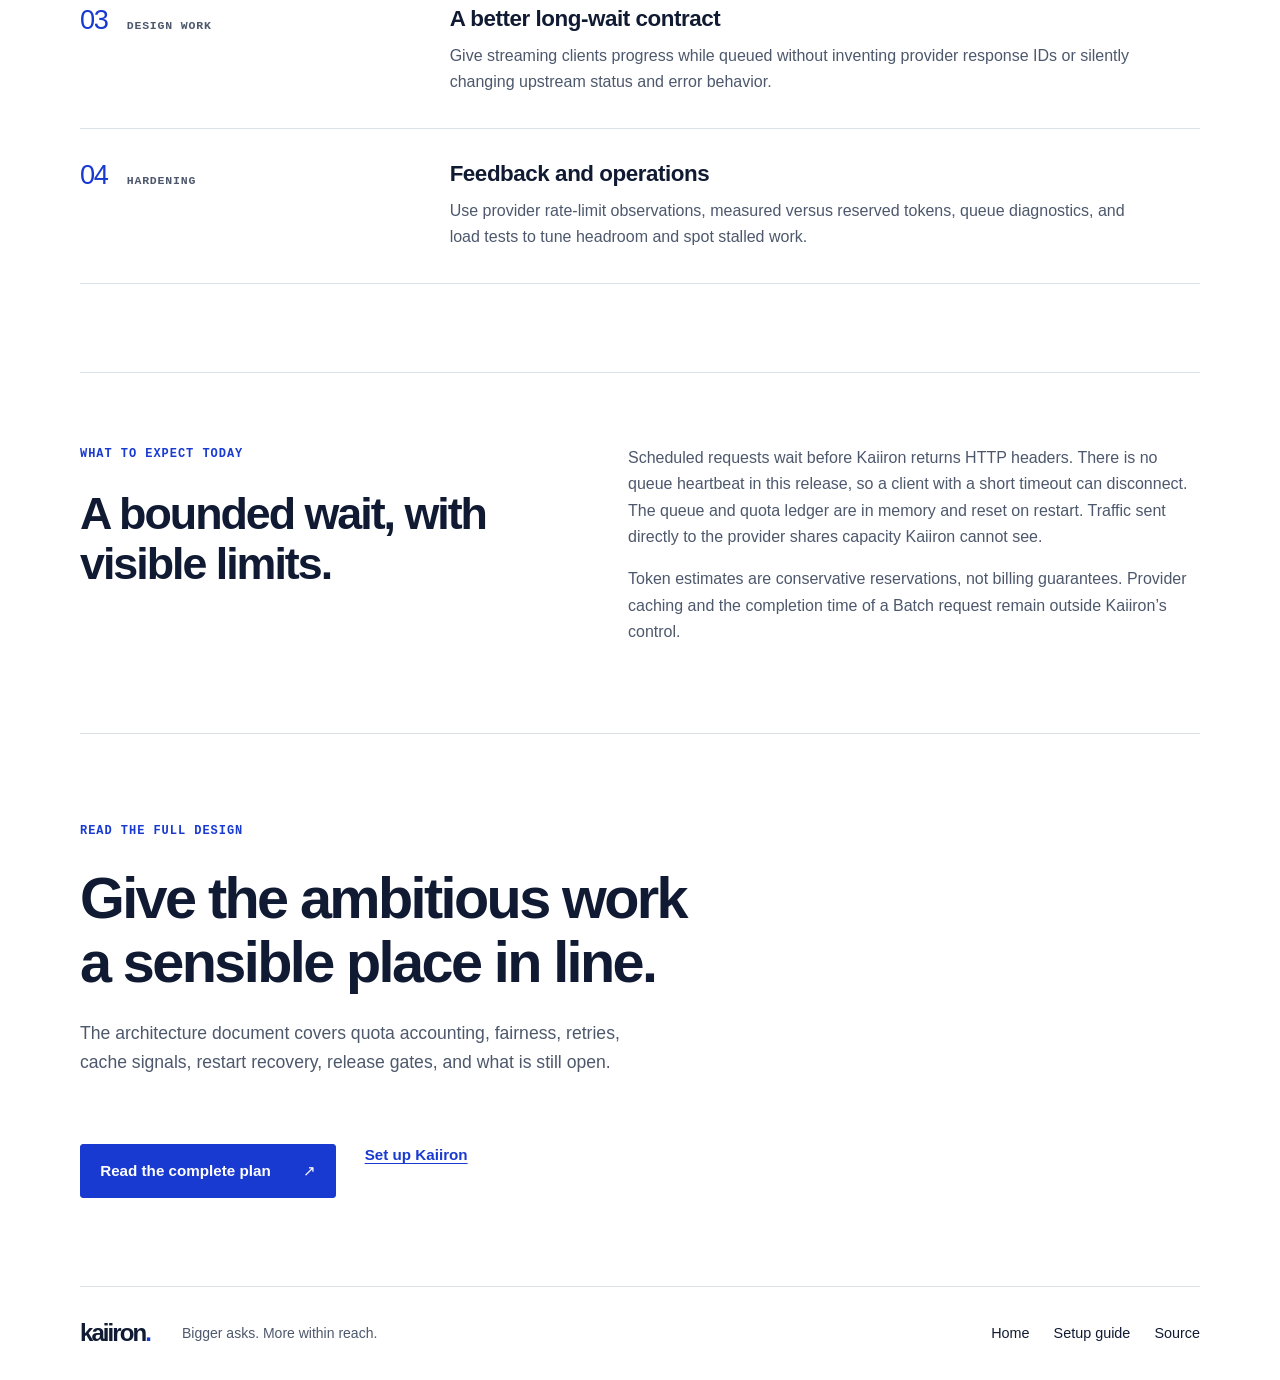
<file: site/plan/index.html>
<!doctype html>
<html lang="en">
<head>
  <meta charset="utf-8">
  <meta name="viewport" content="width=device-width, initial-scale=1">
  <meta name="description" content="The Kaiiron scheduling plan: coordinate local and hosted inference capacity, protect active sessions, and smooth sudden demand.">
  <meta name="theme-color" content="#193ad0">
  <meta property="og:type" content="website">
  <meta property="og:title" content="The scheduling plan — Kaiiron">
  <meta property="og:description" content="A steadier lane for live inference. See what Kaiiron schedules today and what comes next.">
  <title>The scheduling plan — Kaiiron</title>
  <link rel="stylesheet" href="../styles.css">
  <link rel="stylesheet" href="plan.css">
</head>
<body>
  <a class="skip-link" href="#main">Skip to content</a>
  <header class="site-header wrap">
    <a class="wordmark" href="../" aria-label="Kaiiron home">kaiiron<span aria-hidden="true">.</span></a>
    <nav aria-label="Main navigation">
      <a href="../">Home</a>
      <a href="./" aria-current="page">Scheduling plan</a>
      <a href="../docs/">Setup guide</a>
      <a href="https://github.com/PatrickAuld/Kaiion">GitHub <span aria-hidden="true">↗</span></a>
    </nav>
  </header>

  <main id="main">
    <section class="plan-hero wrap" aria-labelledby="plan-title">
      <div class="plan-hero-main">
        <p class="eyebrow">THE KAIIRON SCHEDULING PLAN</p>
        <h1 id="plan-title">Make room for<br><span>the next request.</span></h1>
        <p class="plan-lede">An agent can wait. A person often can’t. Kaiiron can spread live inference across a provider’s capacity window, give active sessions a better place in line, and queue work behind a busy local model.</p>
        <div class="actions">
          <a class="button" href="#how-it-works">Explore the design <span aria-hidden="true">↓</span></a>
          <a class="text-link" href="#roadmap">See what comes next</a>
        </div>
      </div>
      <aside class="plan-status" aria-label="Implementation status">
        <span class="plan-status-kicker">CURRENT RELEASE</span>
        <strong>Scheduled live inference is here.</strong>
        <p>Opt in with a policy file. Request, token, and concurrent-call limits run in one Kaiiron process; durable scheduling and dollar budgets are later phases.</p>
        <a href="https://github.com/PatrickAuld/Kaiion/blob/main/examples/scheduling-policy.json">View example policy <span aria-hidden="true">↗</span></a>
      </aside>
    </section>

    <section id="use-cases" class="section wrap" aria-labelledby="use-cases-title">
      <div class="plan-section-head">
        <p class="eyebrow">WHY SCHEDULE</p>
        <h2 id="use-cases-title">One slot or a million tokens.<br>Both need a queue.</h2>
      </div>
      <div class="plan-use-cases">
        <article>
          <span class="plan-index">LOCAL INFERENCE / AVAILABLE NOW</span>
          <h3>Protect a single busy model.</h3>
          <p>An OpenAI-compatible local endpoint may only handle one useful inference at a time. Set <code>max_concurrency: 1</code> for that provider or model. Kaiiron holds later calls until the live request releases its slot, while still applying any request or token ceilings.</p>
        </article>
        <article>
          <span class="plan-index">SPEND SMOOTHING / IN DESIGN</span>
          <h3>Keep a surge from becoming a bill.</h3>
          <p>Request and token windows can pace a large jump in usage today. A future dollar budget will reserve estimated cost across in-flight calls, reconcile provider usage, and bound spend by a configured window. Existing per-call cost routing does not enforce a cumulative budget.</p>
        </article>
      </div>
    </section>

    <section class="plan-band" aria-labelledby="lanes-title">
      <div class="wrap">
        <div class="plan-section-head">
          <p class="eyebrow">THREE WAYS THROUGH</p>
          <h2 id="lanes-title">The request chooses a lane.<br>The scheduler chooses a time.</h2>
        </div>
        <div class="plan-lanes">
          <article><span class="plan-index">01 / LIVE</span><h3>Answer now</h3><p>When scheduling is off, direct requests keep the existing live passthrough behavior.</p></article>
          <article class="plan-lane-featured"><span class="plan-index">02 / SCHEDULED LIVE</span><h3>Wait for a slot</h3><p>With a policy enabled, a live request waits until every matching provider and model limit permits dispatch.</p></article>
          <article><span class="plan-index">03 / BATCH</span><h3>Give it more time</h3><p>Explicit Batch stays Batch. Auto can move eligible, patient work there before a live call begins.</p></article>
        </div>
      </div>
    </section>

    <section id="how-it-works" class="section wrap plan-flow" aria-labelledby="flow-title">
      <div class="plan-section-head">
        <p class="eyebrow">THE DECISION PATH</p>
        <h2 id="flow-title">Capacity first. Priority second.</h2>
        <p>No priority can spend capacity that the policy has reserved for another request.</p>
      </div>
      <ol class="plan-steps">
        <li><span>01</span><div><h3>Read the request</h3><p>Resolve the provider model, session, estimated tokens, and whether this is a user prompt or a tool continuation.</p></div></li>
        <li><span>02</span><div><h3>Check every limit</h3><p>Compose provider-wide and per-model concurrent-call, request, input, output, and total-token limits.</p></div></li>
        <li><span>03</span><div><h3>Order eligible work</h3><p>Consider cache timing, recent human activity, expected complexity, wait-tolerant aliases, and time already spent in line.</p></div></li>
        <li><span>04</span><div><h3>Dispatch and observe</h3><p>Send the unchanged live request except for a resolved <code>async-</code> model name. Reconcile token usage when the response provides it.</p></div></li>
      </ol>
    </section>

    <section id="rules" class="section wrap" aria-labelledby="rules-title">
      <div class="plan-section-head">
        <p class="eyebrow">RULES THAT COMPOSE</p>
        <h2 id="rules-title">A queue with a reason.</h2>
        <p>Hard limits decide when a request is eligible. Session signals decide which eligible request goes next.</p>
      </div>
      <div class="plan-rule-grid">
        <article><span class="plan-rule-symbol" aria-hidden="true">↔</span><h3>Smooth the quota window</h3><p>Cap concurrent live calls and rolling request counts, pace RPS and token use, and apply all matching provider and model ceilings. Provider limits aggregate credentials unless a rule opts into credential scope.</p></article>
        <article><span class="plan-rule-symbol" aria-hidden="true">◷</span><h3>Keep cache opportunities close</h3><p>A recent continuation on the same model can earn priority when the prior session showed a cache read. The window is a scheduling hint, never a promised cache hit.</p></article>
        <article><span class="plan-rule-symbol" aria-hidden="true">●</span><h3>Notice a person waiting</h3><p>A quick new user prompt can rise above tool-only continuations. As the session sits idle, its boost fades; queued work ages forward.</p></article>
        <article><span class="plan-rule-symbol" aria-hidden="true">◇</span><h3>Classify the work</h3><p>A built-in heuristic considers token estimates, tools, and reasoning effort. An in-process classifier can replace it without changing the quota rules.</p></article>
        <article><span class="plan-rule-symbol" aria-hidden="true">⌁</span><h3>Signal that time is flexible</h3><p><code>async-&lt;model&gt;</code> is a virtual model name. Kaiiron removes the prefix upstream, allows a longer bounded wait, and gives it a lower-priority hint.</p></article>
        <article><span class="plan-rule-symbol" aria-hidden="true">↗</span><h3>Recover within bounds</h3><p>Known retryable failures re-enter admission and honor <code>Retry-After</code>. Auto may choose Batch for a compatible low-priority request before duplicating live work.</p></article>
      </div>
    </section>

    <section class="plan-example" aria-labelledby="example-title">
      <div class="wrap plan-example-inner">
        <div>
          <p class="eyebrow">A CONCRETE POLICY</p>
          <h2 id="example-title">Set the ceiling.<br>Leave the timing to Kaiiron.</h2>
          <p>A provider-wide rule and a model rule both apply. A request waits for the first time it fits every matching constraint. The values here illustrate the shape of a policy, not a provider’s published limits.</p>
          <a class="text-link" href="https://github.com/PatrickAuld/Kaiion/blob/main/examples/scheduling-policy.json">See the complete example <span aria-hidden="true">↗</span></a>
        </div>
        <div class="plan-code"><div class="plan-code-label">scheduling-policy.json · excerpt</div><pre tabindex="0"><code>{
  "enabled": true,
  "limits": [
    {
      "window_seconds": 60,
      "max_requests": 3000,
      "max_rps": 50,
      "max_total_tokens": 1440000
    },
    {
      "model": "your-model",
      "window_seconds": 60,
      "max_rps": 10
    }
  ]
}</code></pre></div>
      </div>
    </section>

    <section id="roadmap" class="section wrap" aria-labelledby="roadmap-title">
      <div class="plan-section-head">
        <p class="eyebrow">THE RELEASE PATH</p>
        <h2 id="roadmap-title">Working now. More to make durable.</h2>
        <p>The first release protects one running process. The next stages address restarts, long waits, and provider feedback.</p>
      </div>
      <div class="plan-roadmap">
        <article><div class="plan-phase"><span>01</span><strong>AVAILABLE NOW</strong></div><div><h3>Scheduled live lane</h3><p>Composable quotas and concurrent-call caps, paced dispatch, bounded queue and retries, session priority, classifier seam, <code>async-</code> aliases, and eligible Auto-to-Batch recommendations.</p></div></article>
        <article><div class="plan-phase"><span>02</span><strong>NEXT</strong></div><div><h3>Durability and spend budgets</h3><p>Persist queue metadata, reservations, and attempt state without storing API keys. Add a priced, cumulative budget that reserves in-flight spend and reconciles actual usage; unknown prices must not silently count as zero.</p></div></article>
        <article><div class="plan-phase"><span>03</span><strong>DESIGN WORK</strong></div><div><h3>A better long-wait contract</h3><p>Give streaming clients progress while queued without inventing provider response IDs or silently changing upstream status and error behavior.</p></div></article>
        <article><div class="plan-phase"><span>04</span><strong>HARDENING</strong></div><div><h3>Feedback and operations</h3><p>Use provider rate-limit observations, measured versus reserved tokens, queue diagnostics, and load tests to tune headroom and spot stalled work.</p></div></article>
      </div>
    </section>

    <section class="plan-boundary wrap" aria-labelledby="boundary-title">
      <div><p class="eyebrow">WHAT TO EXPECT TODAY</p><h2 id="boundary-title">A bounded wait, with visible limits.</h2></div>
      <div>
        <p>Scheduled requests wait before Kaiiron returns HTTP headers. There is no queue heartbeat in this release, so a client with a short timeout can disconnect. The queue and quota ledger are in memory and reset on restart. Traffic sent directly to the provider shares capacity Kaiiron cannot see.</p>
        <p>Token estimates are conservative reservations, not billing guarantees. Provider caching and the completion time of a Batch request remain outside Kaiiron’s control.</p>
      </div>
    </section>

    <section class="closing wrap" aria-labelledby="closing-title">
      <p class="eyebrow">READ THE FULL DESIGN</p>
      <h2 id="closing-title">Give the ambitious work<br>a sensible place in line.</h2>
      <p class="closing-copy">The architecture document covers quota accounting, fairness, retries, cache signals, restart recovery, release gates, and what is still open.</p>
      <div class="actions">
        <a class="button" href="https://github.com/PatrickAuld/Kaiion/blob/main/docs/scheduling-plan.md">Read the complete plan <span aria-hidden="true">↗</span></a>
        <a class="text-link" href="../docs/">Set up Kaiiron</a>
      </div>
    </section>
  </main>

  <footer class="site-footer wrap">
    <a class="wordmark" href="../">kaiiron<span aria-hidden="true">.</span></a>
    <p>Bigger asks. More within reach.</p>
    <nav aria-label="Footer navigation"><a href="../">Home</a><a href="../docs/">Setup guide</a><a href="https://github.com/PatrickAuld/Kaiion">Source</a></nav>
  </footer>
</body>
</html>
</file>
<file: site/styles.css>
:root {
  color-scheme: light;
  --ink: #101b33;
  --muted: #4d586c;
  --accent: #193ad0;
  --line: #dce1e9;
  --paper: #fff;
  --wash: #f3f5fa;
  font-family: -apple-system, BlinkMacSystemFont, "Segoe UI", Helvetica, Arial, sans-serif;
  color: var(--ink);
  background: var(--paper);
  font-synthesis: none;
  text-rendering: optimizeLegibility;
}
* { box-sizing: border-box; }
html { scroll-padding-top: 2rem; }
body { margin: 0; font-size: 1rem; line-height: 1.65; }
a { color: var(--accent); text-underline-offset: .2em; }
a:hover { text-decoration-thickness: 2px; }
a:focus-visible, summary:focus-visible, [tabindex]:focus-visible { outline: 3px solid var(--accent); outline-offset: 5px; }
h1, h2, h3, p { margin: 0; }
h1, h2, h3 { line-height: 1.12; }
h1, h2 { letter-spacing: -.045em; }
h1 { font-size: clamp(2.6rem, 6.7vw, 5.4rem); font-weight: 650; max-width: 1060px; }
h2 { font-size: clamp(2rem, 3.5vw, 3rem); font-weight: 620; }
h3 { font-size: 1.2rem; font-weight: 650; letter-spacing: -.02em; }
p { color: var(--muted); }
code, pre, .eyebrow, .number, .terminal-label { font-family: "SFMono-Regular", Consolas, "Liberation Mono", monospace; }
code { font-size: .9em; overflow-wrap: anywhere; }
pre { margin: 0; max-width: 100%; overflow-x: auto; font-size: .9rem; line-height: 1.9; tab-size: 2; }
pre code { font-size: inherit; overflow-wrap: normal; }
pre:focus-visible { outline: 3px solid var(--accent); }
strong { font-weight: 650; }
.wrap { width: min(1120px, calc(100% - 5rem)); margin-inline: auto; }
.skip-link { position: absolute; top: -6rem; left: 1rem; z-index: 10; background: white; padding: .7rem 1rem; }
.skip-link:focus { top: 1rem; }
.site-header { min-height: 100px; display: flex; justify-content: space-between; align-items: center; gap: 2rem; border-bottom: 1px solid var(--line); }
.wordmark { color: var(--ink); text-decoration: none; font-size: 1.9rem; font-weight: 750; letter-spacing: -.08em; line-height: 1.2; }
.wordmark span { color: var(--accent); }
nav { display: flex; flex-wrap: wrap; align-items: center; gap: 2rem; }
nav a { font-size: .9rem; color: var(--ink); text-decoration: none; }
nav a:hover { color: var(--accent); text-decoration: underline; }
.eyebrow { font-size: .75rem; font-weight: 600; line-height: 1.6; letter-spacing: .08em; color: var(--accent); margin-bottom: 1.5rem; }
.hero { padding-block: 6.5rem 5rem; }
.hero h1 span { color: var(--accent); }
.hero-copy { max-width: 670px; margin-top: 2rem; font-size: 1.2rem; line-height: 1.65; }
.actions { display: flex; flex-wrap: wrap; align-items: center; gap: 1.8rem; margin-top: 2.2rem; }
.button { display: inline-flex; align-items: center; justify-content: space-between; gap: 2rem; padding: .85rem 1.2rem; border: 1px solid var(--accent); border-radius: 3px; color: white; background: var(--accent); font-size: .95rem; font-weight: 600; text-decoration: none; }
.button:hover { background: #112a9e; }
.text-link { display: inline-block; font-weight: 600; font-size: .95rem; }
.hero-note { font-size: .875rem; margin-top: 2.5rem; }
.hero-note span { padding-inline: .65rem; color: #667085; }
.economics { background: var(--ink); color: white; }
.economics-inner { display: grid; grid-template-columns: .85fr 1.5fr; gap: 5rem; align-items: center; padding-block: 3.5rem; }
.stat { display: flex; flex-direction: column; align-items: flex-start; }
.stat strong { font-size: clamp(4.5rem, 8vw, 7rem); line-height: 1; letter-spacing: -.065em; font-weight: 550; }
.stat span { margin-top: 1rem; font-size: .95rem; line-height: 1.5; color: #cbd4ed; }
.economics h2 { font-size: 1.7rem; letter-spacing: -.035em; }
.economics-inner > h2 { font-size: clamp(2rem, 3.5vw, 3rem); }
.economics-copy > p:first-child { margin-top: 0; }
.economics p { color: #d7deee; margin-top: 1rem; }
.economics a { color: white; }
.small { font-size: .875rem; line-height: 1.65; }
.section { padding-block: 5.5rem; border-bottom: 1px solid var(--line); }
.section-heading { margin-bottom: 2.5rem; }
.section-heading > p:not(.eyebrow) { max-width: 610px; margin-top: 1.2rem; }
.section-heading > .text-link { margin-top: 1.5rem; }
.work-list article { display: grid; grid-template-columns: 2rem 1fr 1.55fr; gap: 1.5rem; padding-block: 1.75rem; border-top: 1px solid var(--line); align-items: baseline; }
.number { color: var(--accent); font-size: .8rem; }
.work-list h3 { font-size: 1.25rem; }
.feature-grid { display: grid; grid-template-columns: repeat(3, minmax(0, 1fr)); gap: 2.75rem; margin-block: 3.2rem; }
.feature-grid h3 { margin-bottom: .8rem; }
.mode-table { overflow-x: auto; }
table { width: 100%; border-collapse: collapse; font-size: .95rem; text-align: left; }
caption { text-align: left; font-size: 1.1rem; font-weight: 650; margin-bottom: 1rem; }
th, td { padding: 1rem; border-bottom: 1px solid var(--line); vertical-align: top; }
thead { background: var(--wash); font-size: .875rem; }
tbody th { color: var(--accent); font-family: "SFMono-Regular", Consolas, monospace; font-size: .9rem; }
td { color: var(--muted); }
.section-note { margin-top: 1.2rem; max-width: 850px; }
.getting-started, .compatibility, .faq { display: grid; grid-template-columns: 1fr 1.15fr; gap: 4rem; align-items: start; }
.getting-started .section-heading, .compatibility .section-heading, .faq .section-heading { margin-bottom: 0; }
.terminal { min-width: 0; background: var(--wash); border: 1px solid var(--line); border-radius: 4px; }
.terminal-label { padding: 1rem 1.25rem; color: var(--muted); font-size: .75rem; letter-spacing: .06em; border-bottom: 1px solid var(--line); }
.terminal pre { padding: 1.25rem; }
.terminal p { padding: 0 1.25rem 1.25rem; font-size: .875rem; }
.client-list { margin: 0 0 1rem; padding: 0; list-style: none; }
.client-list li { display: flex; flex-wrap: wrap; justify-content: space-between; align-items: baseline; gap: .5rem 1rem; padding: 1rem 0; border-bottom: 1px solid var(--line); }
.client-list li:first-child { padding-top: 0; }
.client-list span { color: var(--muted); font-size: .875rem; }
details { border-bottom: 1px solid var(--line); }
details:first-child { border-top: 1px solid var(--line); }
summary { padding-block: 1.1rem; cursor: pointer; font-weight: 600; line-height: 1.5; }
summary::marker { color: var(--accent); }
details p { padding-bottom: 1.3rem; font-size: .95rem; }
.closing { padding-block: 5.5rem; }
.closing h2 { font-size: clamp(2.5rem, 4.5vw, 3.75rem); }
.closing-copy { max-width: 550px; margin-top: 1.5rem; font-size: 1.1rem; }
.closing .button { margin-top: 2rem; }
.site-footer { display: flex; flex-wrap: wrap; align-items: center; gap: 2rem; border-top: 1px solid var(--line); padding-block: 2rem; }
.site-footer .wordmark { font-size: 1.5rem; }
.site-footer p { font-size: .875rem; flex: 1; }
.site-footer nav { gap: 1.5rem; }
.docs-intro { padding-block: 4rem 2rem; }
.docs-intro h1 { font-size: clamp(2.5rem, 5vw, 4rem); }
.docs-intro > p:last-child { max-width: 650px; margin-top: 1.3rem; font-size: 1.1rem; }
.docs-layout { display: grid; grid-template-columns: 190px minmax(0, 1fr); gap: 4rem; padding-block: 2rem 5rem; }
.docs-nav { position: sticky; top: 2rem; align-self: start; display: flex; flex-direction: column; align-items: flex-start; gap: .8rem; }
.docs-nav a { font-size: .9rem; }
.prose section { padding-bottom: 3.5rem; margin-bottom: 3rem; border-bottom: 1px solid var(--line); }
.prose h2 { font-size: 2rem; margin-bottom: 1.5rem; }
.prose h3 { margin-block: 1.8rem .7rem; }
.prose p, .prose ul, .prose ol { margin-block: 1rem; }
.prose li { color: var(--muted); padding-bottom: .4rem; }
.prose pre { background: var(--wash); border: 1px solid var(--line); border-radius: 3px; padding: 1.2rem; margin-block: 1rem; }
.prose .callout { padding: .3rem 1.25rem; background: var(--wash); border-left: 3px solid var(--accent); margin-block: 1.5rem; }
@media (max-width: 850px) {
  .wrap { width: calc(100% - 3rem); }
  .economics-inner { gap: 2.5rem; }
  .feature-grid { gap: 1.5rem; }
  .getting-started, .compatibility, .faq { grid-template-columns: 1fr; gap: 2rem; }
  .work-list article { grid-template-columns: 1.5rem 1fr; gap: .75rem 1rem; }
  .work-list article p { grid-column: 2; }
  .docs-layout { grid-template-columns: 1fr; gap: 2rem; }
  .docs-nav { position: static; flex-direction: row; flex-wrap: wrap; gap: .7rem 1.5rem; border-bottom: 1px solid var(--line); padding-bottom: 1.5rem; }
}
@media (max-width: 580px) {
  .wrap { width: calc(100% - 2.5rem); }
  .site-header { min-height: 90px; gap: 1rem; flex-wrap: wrap; padding-block: 1.2rem; }
  .site-header nav { gap: 1rem; }
  nav a { font-size: .875rem; }
  .wordmark { font-size: 1.65rem; }
  .hero { padding-block: 4rem 3rem; }
  .hero-copy { font-size: 1.1rem; }
  .hero-note span { display: block; font-size: 0; height: .4rem; }
  .economics-inner { grid-template-columns: 1fr; gap: 2rem; padding-block: 2.5rem; }
  .stat { flex-direction: row; align-items: center; gap: 1.5rem; }
  .stat span { margin: 0; }
  .section { padding-block: 3.5rem; }
  .feature-grid { grid-template-columns: 1fr; gap: 2rem; margin-block: 2rem; }
  .mode-table table { min-width: 560px; }
  .closing { padding-block: 3.5rem; }
  .site-footer { gap: 1rem; }
  .site-footer p { flex-basis: calc(100% - 110px); }
  .site-footer nav { width: 100%; }
}
@media (prefers-reduced-motion: no-preference) {
  html { scroll-behavior: smooth; }
  .button { transition: background .15s ease; }
}
</file>
<file: site/plan/plan.css>
.plan-hero { display: grid; grid-template-columns: minmax(0, 1.8fr) minmax(250px, .8fr); gap: 5rem; align-items: end; padding-block: 6.5rem 6rem; }
.plan-hero h1 span { color: var(--accent); }
.plan-lede { max-width: 720px; margin-top: 2rem; font-size: 1.2rem; line-height: 1.6; }
.plan-status { border-top: 4px solid var(--accent); background: var(--wash); padding: 2rem; }
.plan-status-kicker, .plan-index, .plan-code-label, .plan-phase strong { font-family: "SFMono-Regular", Consolas, "Liberation Mono", monospace; font-size: .72rem; letter-spacing: .07em; font-weight: 650; }
.plan-status-kicker, .plan-index { color: var(--accent); }
.plan-status strong { display: block; margin-top: 1.2rem; font-size: 1.5rem; line-height: 1.2; letter-spacing: -.035em; }
.plan-status p { margin-block: 1rem 1.6rem; font-size: .94rem; }
.plan-status a { font-size: .9rem; font-weight: 650; }
.plan-band { background: var(--wash); padding-block: 5rem; }
.plan-section-head { max-width: 760px; margin-bottom: 2.8rem; }
.plan-section-head p:not(.eyebrow) { max-width: 640px; margin-top: 1.25rem; font-size: 1.05rem; }
.plan-lanes { display: grid; grid-template-columns: repeat(3, minmax(0, 1fr)); gap: 1px; background: var(--line); border: 1px solid var(--line); }
.plan-lanes article { min-height: 265px; padding: 2rem; background: white; }
.plan-lanes .plan-lane-featured { background: var(--accent); }
.plan-lane-featured .plan-index, .plan-lane-featured h3, .plan-lane-featured p { color: white; }
.plan-lanes h3 { margin-block: 1.9rem .85rem; font-size: 1.45rem; }
.plan-lanes p { font-size: .95rem; line-height: 1.6; }
.plan-use-cases { display: grid; grid-template-columns: repeat(2, minmax(0, 1fr)); gap: 1.5rem; }
.plan-use-cases article { padding: 2.2rem; border: 1px solid var(--line); background: var(--wash); }
.plan-use-cases h3 { margin-block: 1.6rem .9rem; font-size: 1.55rem; }
.plan-use-cases p { max-width: 520px; }
.plan-steps { display: grid; grid-template-columns: repeat(4, minmax(0, 1fr)); gap: 1.5rem; margin: 0; padding: 0; list-style: none; counter-reset: none; }
.plan-steps li { border-top: 2px solid var(--ink); padding-top: 1.1rem; }
.plan-steps li > span { display: block; color: var(--accent); font-family: "SFMono-Regular", Consolas, monospace; font-size: .85rem; margin-bottom: 2.1rem; }
.plan-steps h3 { font-size: 1.1rem; margin-bottom: .7rem; }
.plan-steps p { font-size: .92rem; line-height: 1.6; }
.plan-rule-grid { display: grid; grid-template-columns: repeat(3, minmax(0, 1fr)); gap: 0 2.5rem; }
.plan-rule-grid article { border-top: 1px solid var(--line); min-height: 235px; padding-block: 1.5rem 2rem; }
.plan-rule-symbol { display: block; color: var(--accent); font-size: 1.7rem; line-height: 1; margin-bottom: 1.4rem; }
.plan-rule-grid h3 { font-size: 1.1rem; margin-bottom: .7rem; }
.plan-rule-grid p { font-size: .93rem; line-height: 1.6; }
.plan-example { background: var(--ink); padding-block: 5.5rem; }
.plan-example-inner { display: grid; grid-template-columns: 1fr 1fr; gap: 6rem; align-items: center; }
.plan-example h2, .plan-example .eyebrow { color: white; }
.plan-example p:not(.eyebrow) { margin-block: 1.6rem; color: #cbd4e7; max-width: 490px; }
.plan-example a { color: white; }
.plan-code { border: 1px solid #52617f; background: #15223e; min-width: 0; }
.plan-code-label { padding: .9rem 1.2rem; color: #adbce0; border-bottom: 1px solid #52617f; }
.plan-code pre { color: #e9efff; padding: 1.4rem; font-size: .87rem; line-height: 1.75; }
.plan-roadmap { border-top: 1px solid var(--line); }
.plan-roadmap article { display: grid; grid-template-columns: minmax(180px, .45fr) 1fr; gap: 2rem; padding-block: 2rem; border-bottom: 1px solid var(--line); }
.plan-roadmap h3 { margin-bottom: .75rem; font-size: 1.4rem; }
.plan-roadmap p { max-width: 680px; }
.plan-phase { display: flex; align-items: baseline; gap: 1.2rem; }
.plan-phase span { color: var(--accent); font-size: 1.7rem; letter-spacing: -.05em; line-height: 1; }
.plan-phase strong { color: var(--muted); }
.plan-roadmap article:first-child .plan-phase strong { color: var(--accent); }
.plan-boundary { display: grid; grid-template-columns: .9fr 1.1fr; gap: 5rem; padding-block: 4.5rem; border-bottom: 1px solid var(--line); }
.plan-boundary p:not(.eyebrow) { margin-bottom: 1rem; }
@media (max-width: 900px) {
  .plan-hero, .plan-example-inner { gap: 2.5rem; }
  .plan-steps { grid-template-columns: repeat(2, minmax(0, 1fr)); gap: 2.5rem; }
  .plan-rule-grid { grid-template-columns: repeat(2, minmax(0, 1fr)); }
}
@media (max-width: 700px) {
  .plan-hero, .plan-example-inner, .plan-boundary, .plan-use-cases { grid-template-columns: 1fr; }
  .plan-hero { padding-block: 4rem; }
  .plan-lanes { grid-template-columns: 1fr; }
  .plan-lanes article { min-height: 0; }
  .plan-lanes h3 { margin-top: 1rem; }
  .plan-roadmap article { grid-template-columns: 1fr; gap: .75rem; }
}
@media (max-width: 500px) {
  .plan-steps, .plan-rule-grid { grid-template-columns: 1fr; }
  .plan-steps { gap: 1.5rem; }
  .plan-steps li > span { margin-bottom: 1rem; }
  .plan-rule-grid article { min-height: 0; }
  .plan-example { padding-block: 3.8rem; }
  .plan-code pre { font-size: .76rem; }
}
</file>
